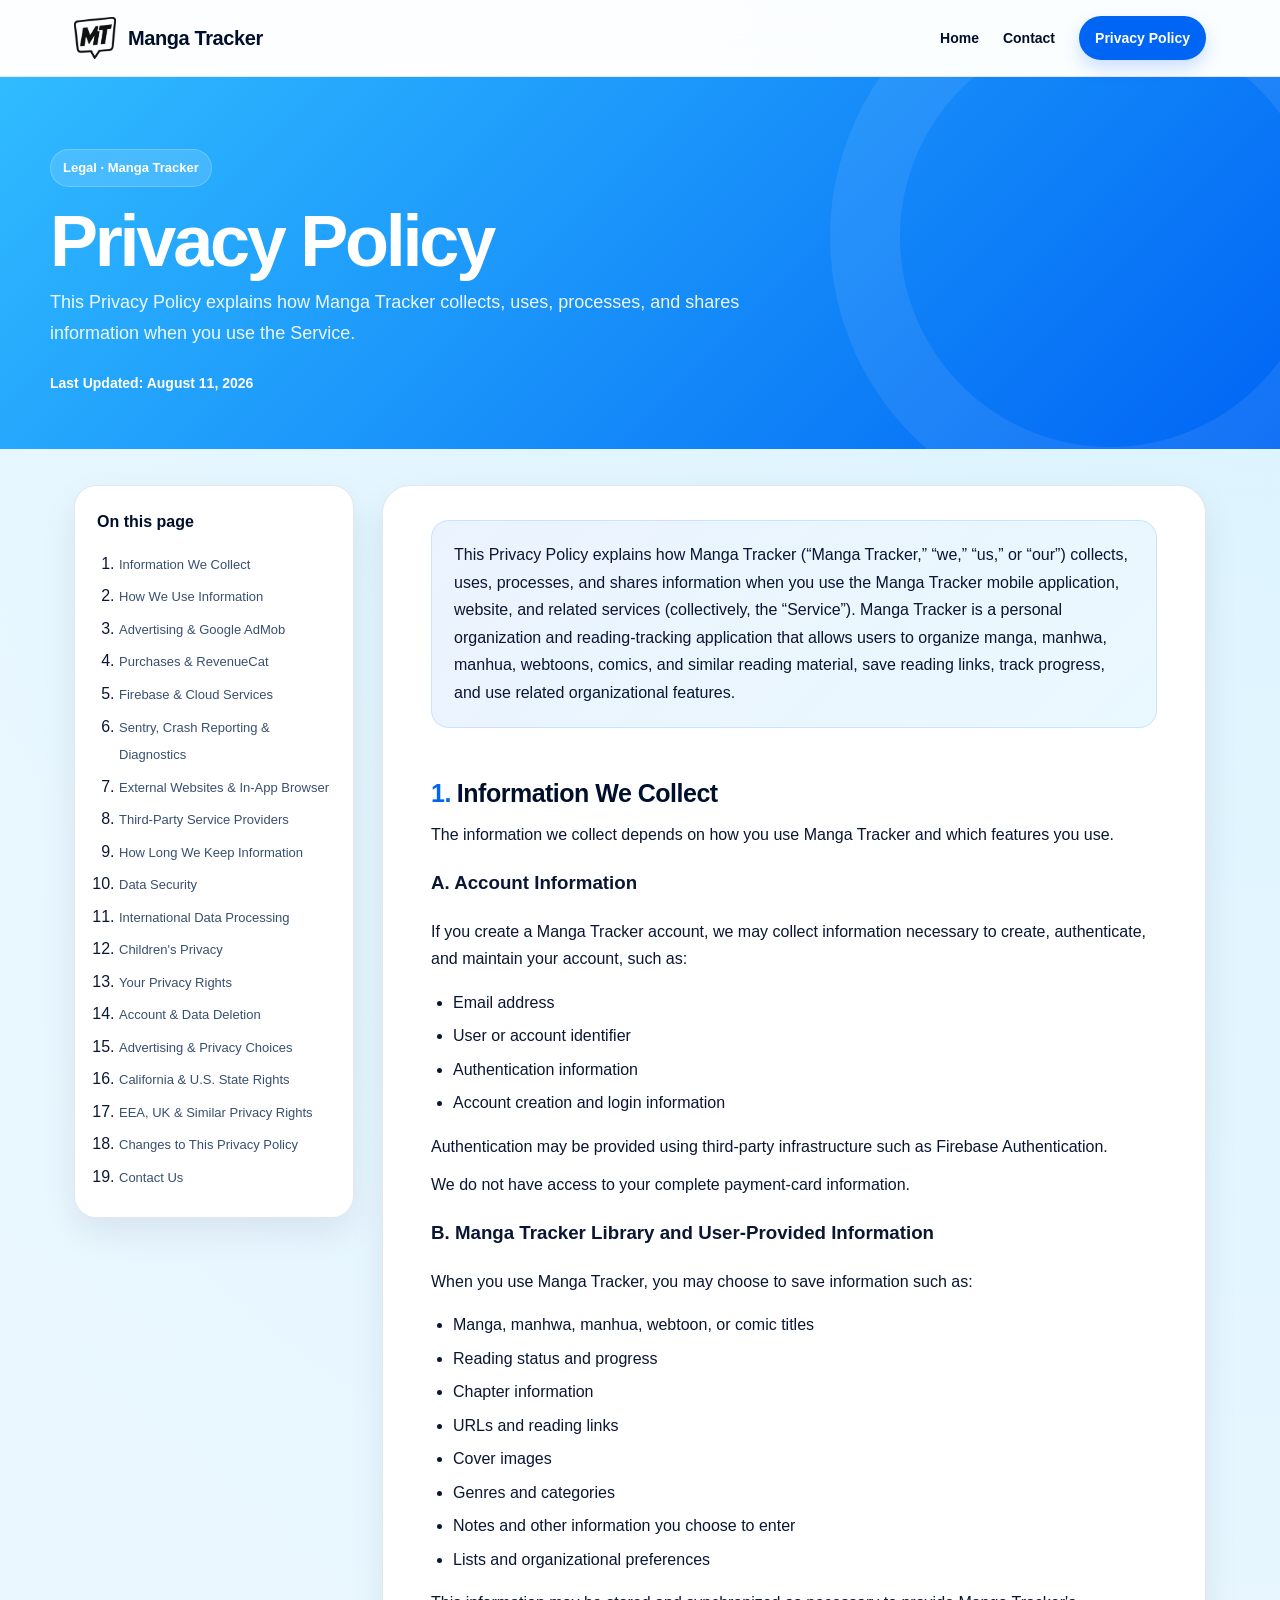
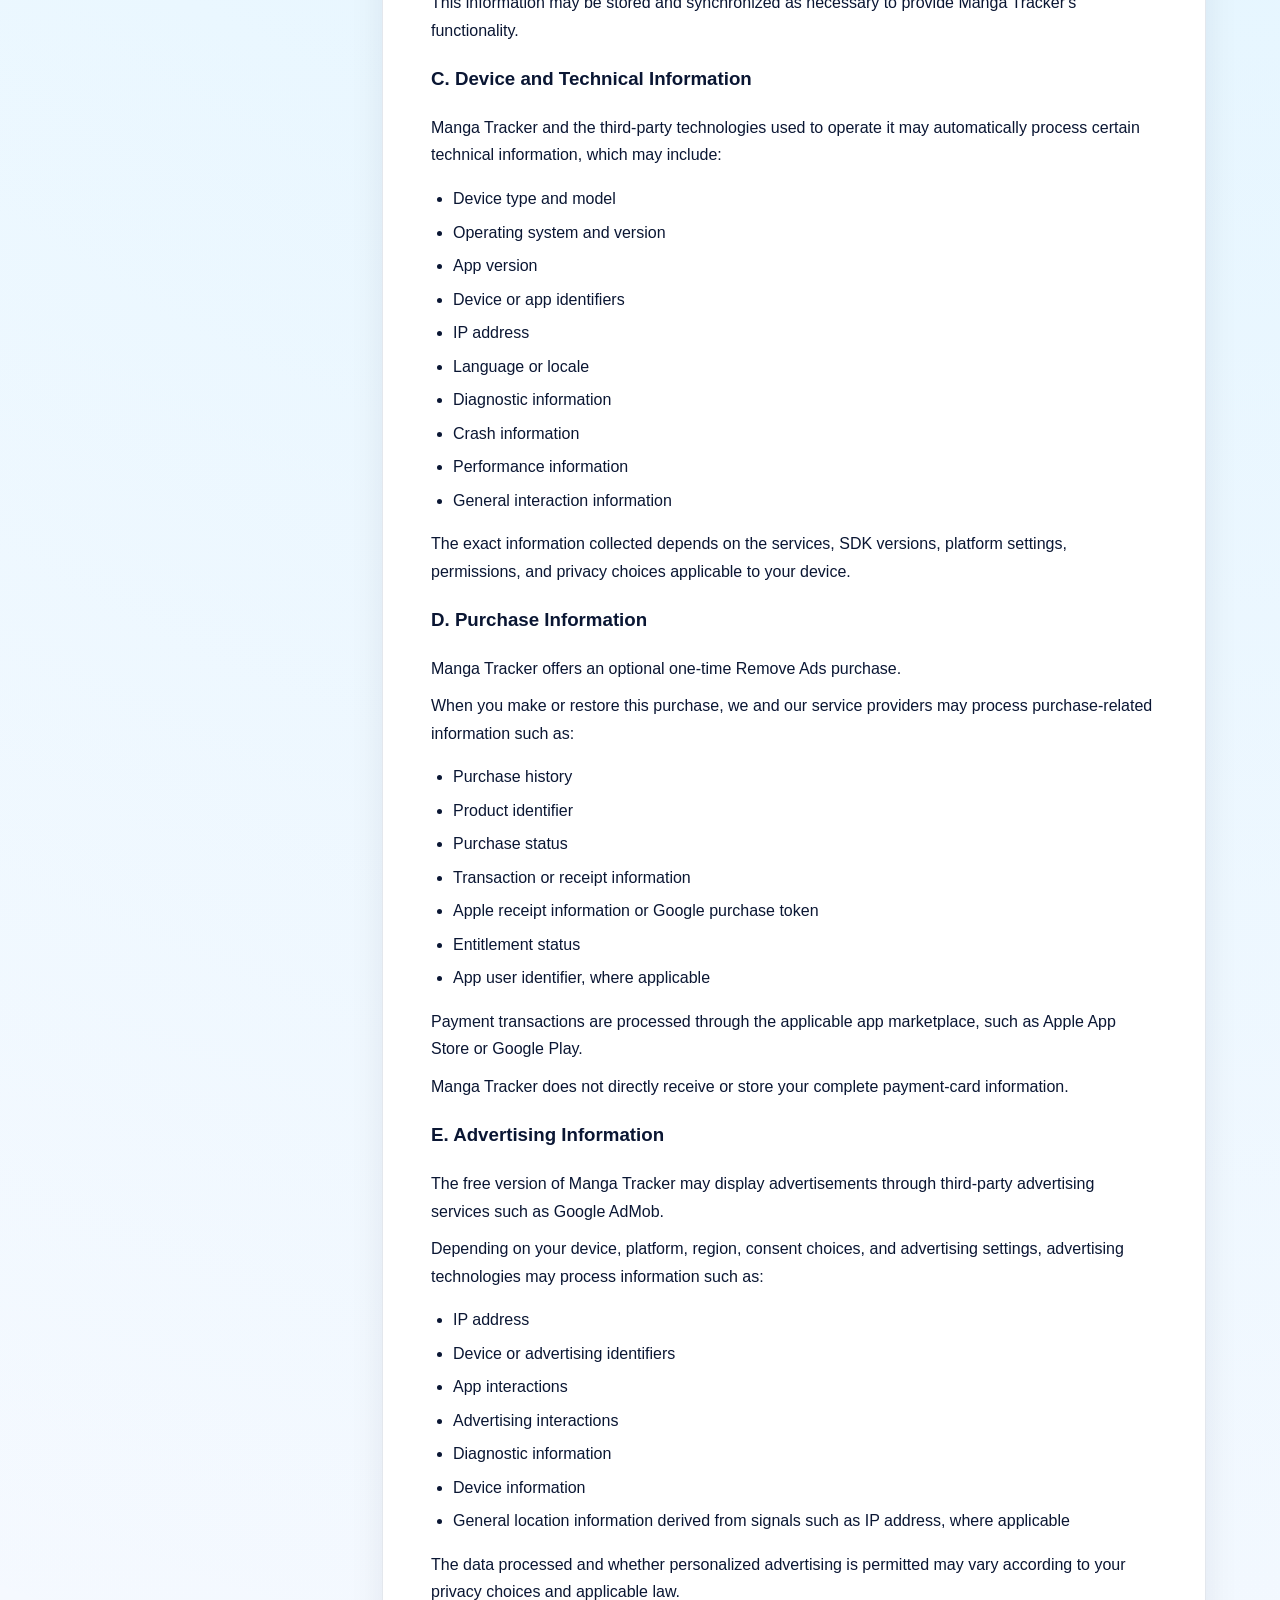
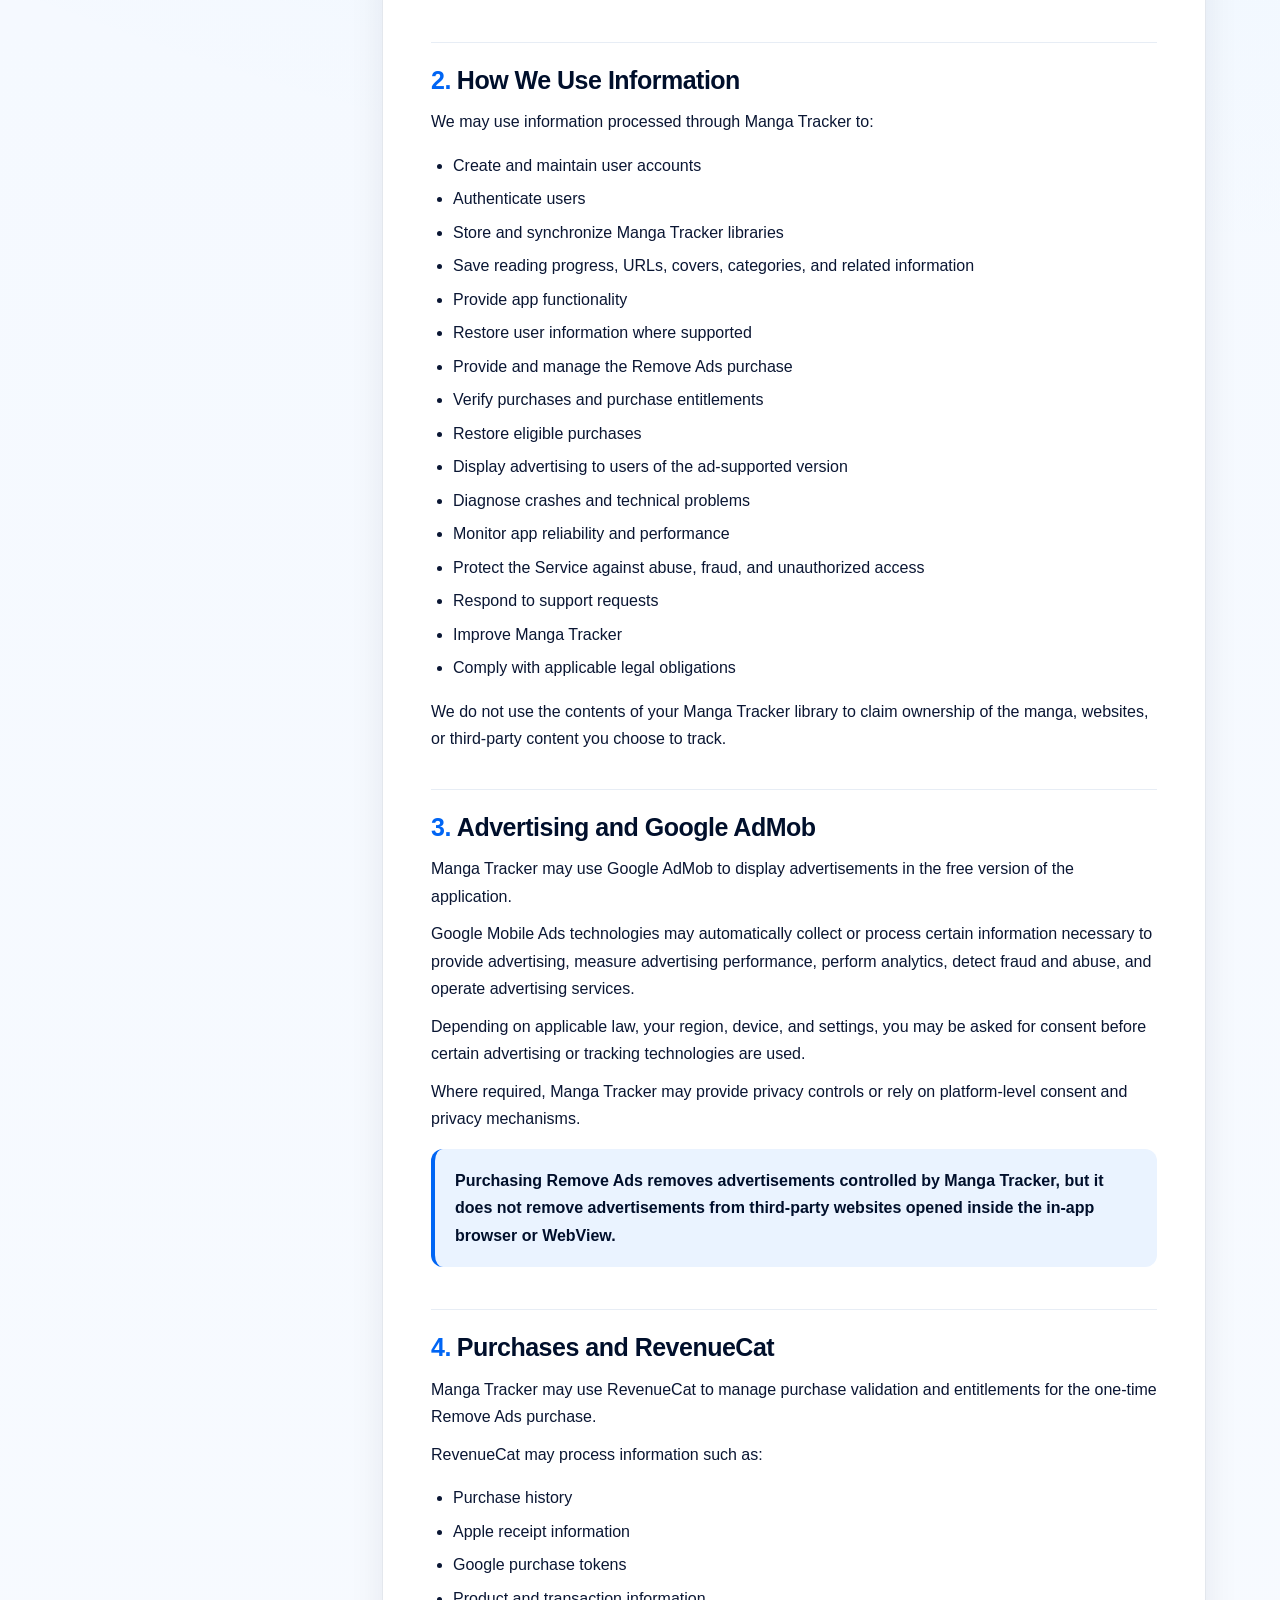
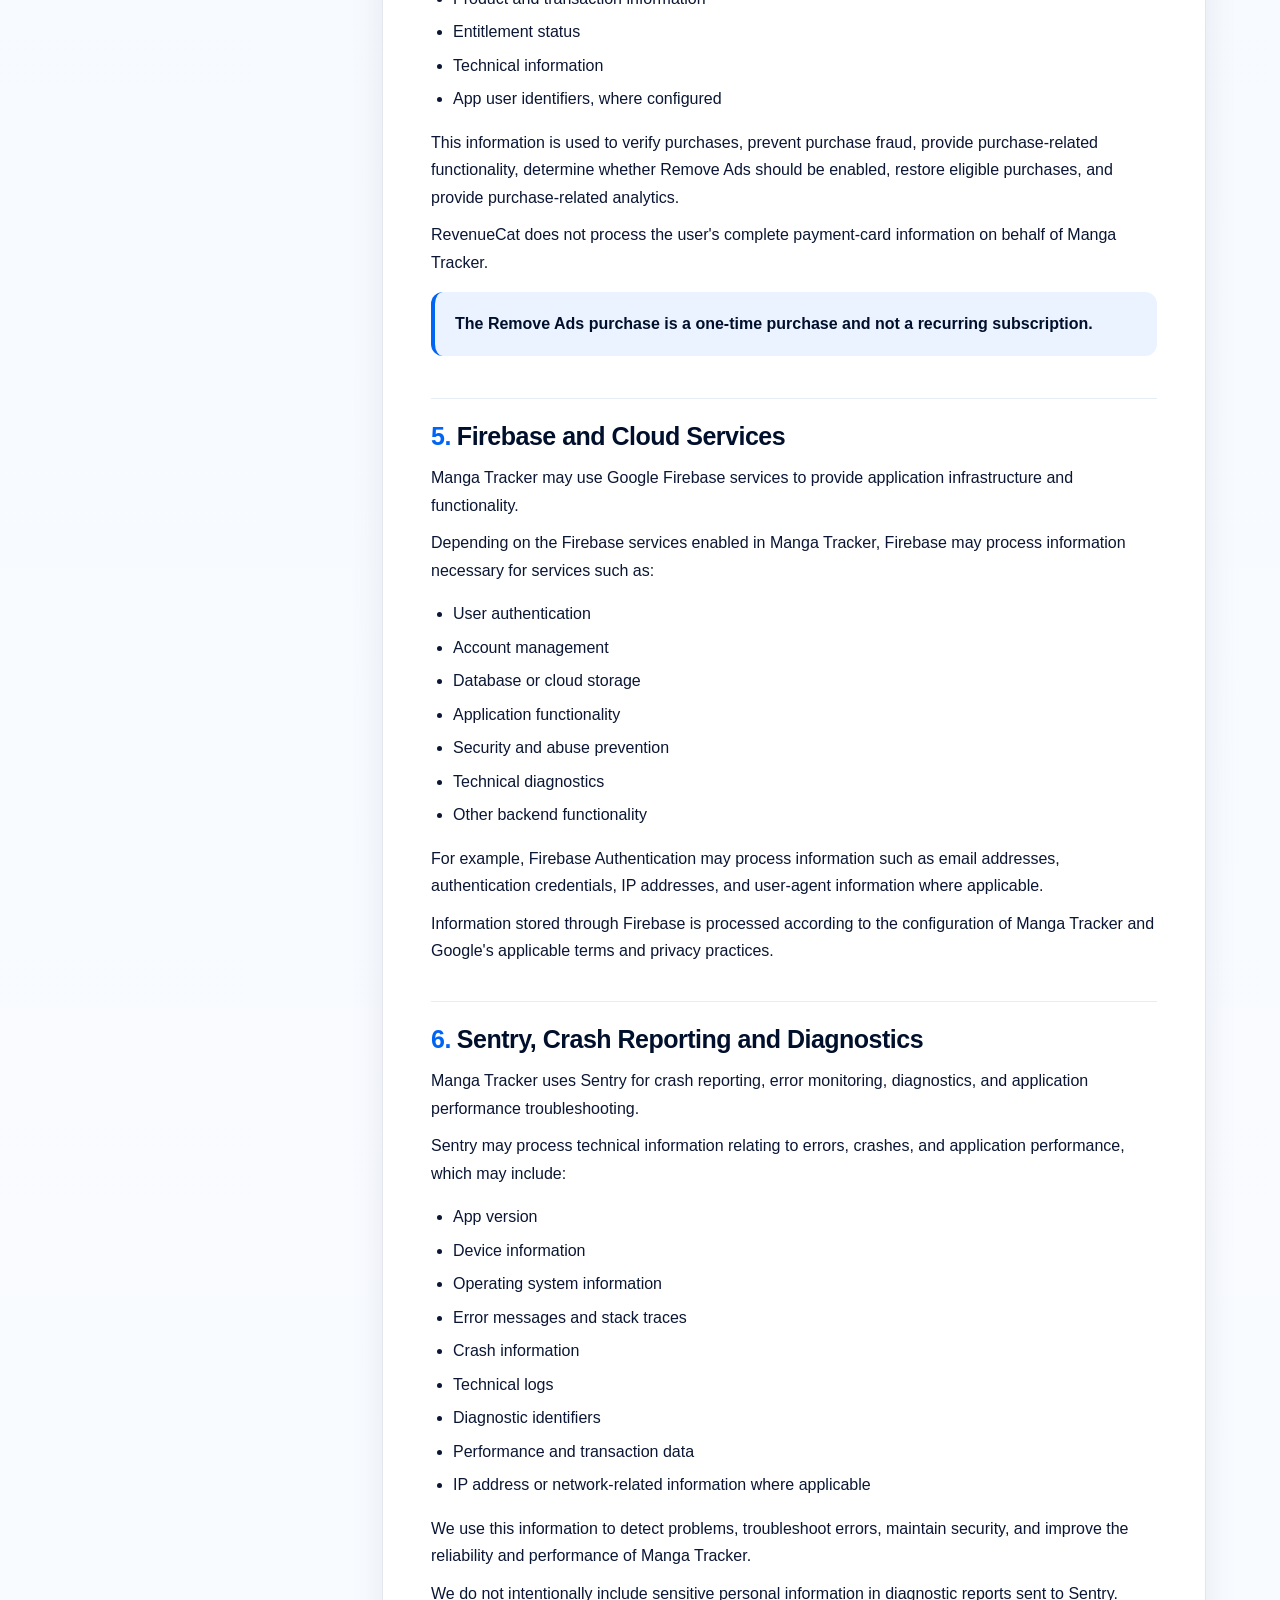
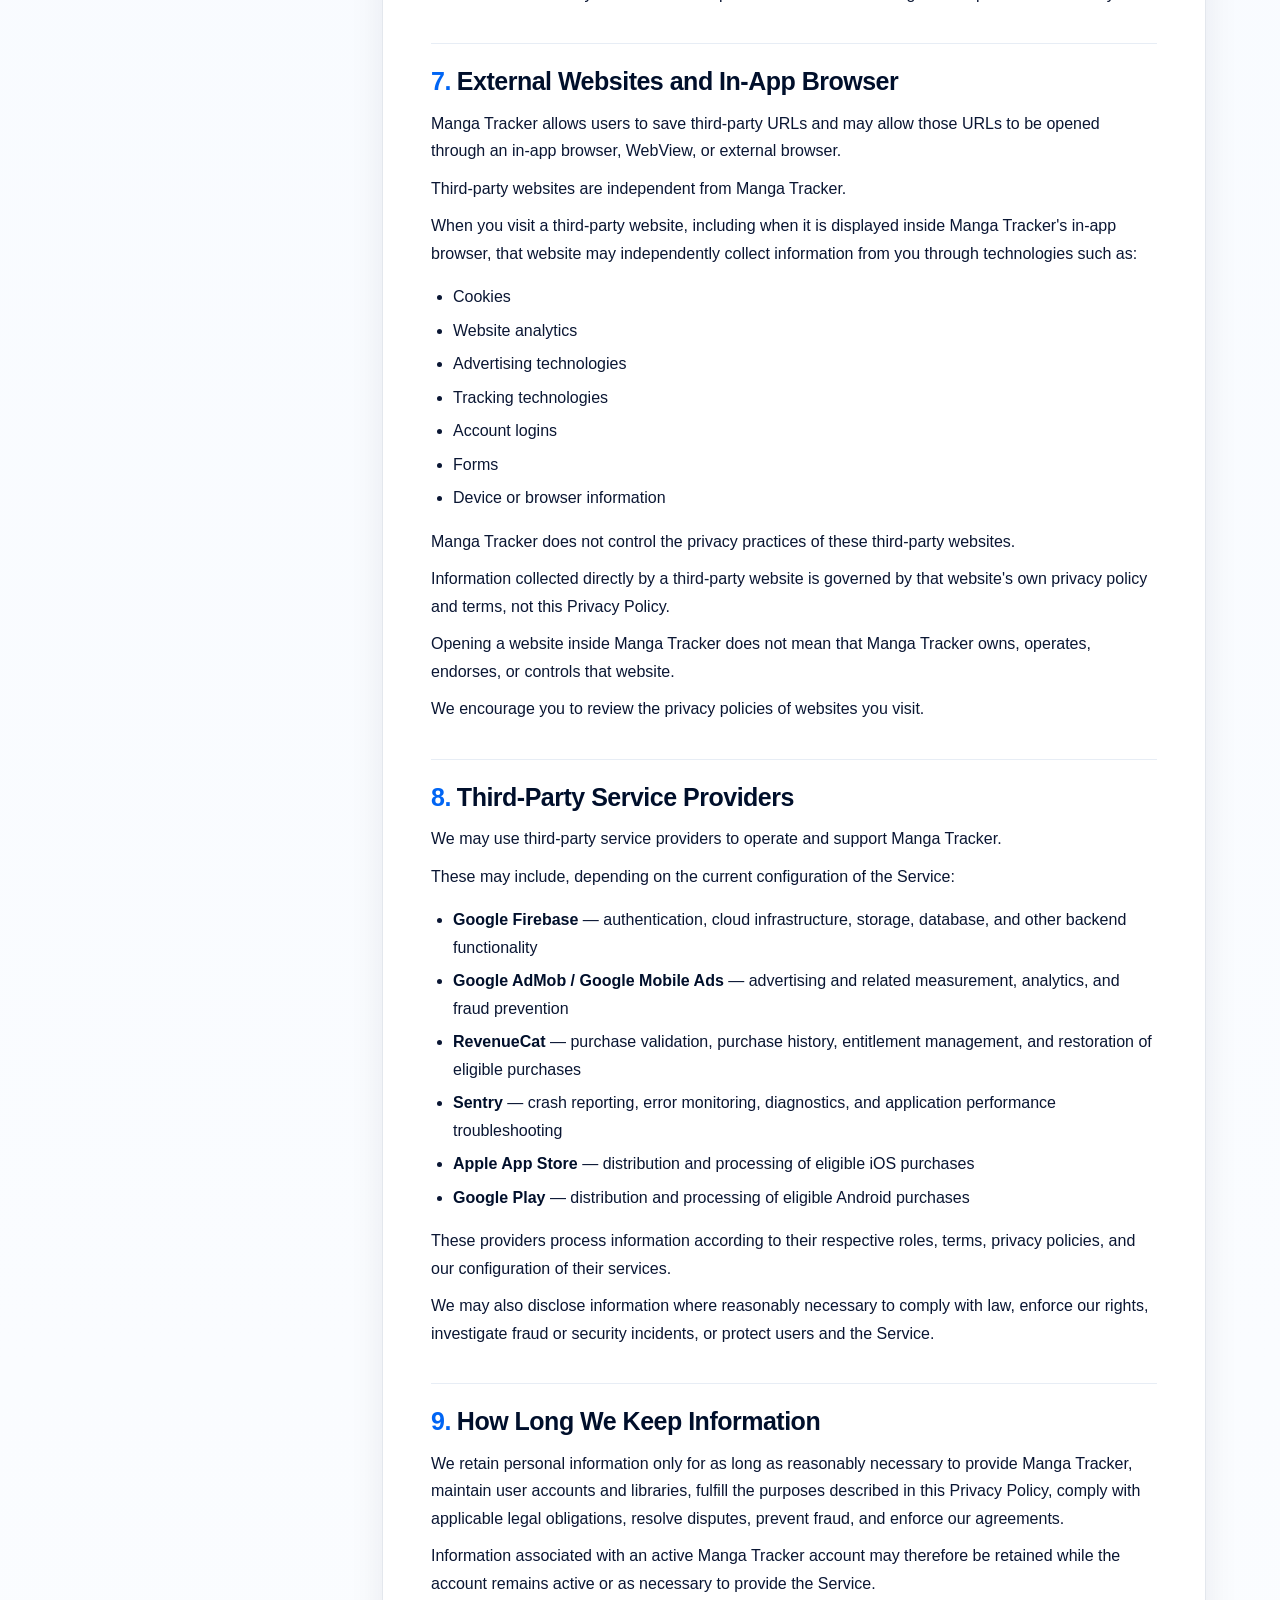
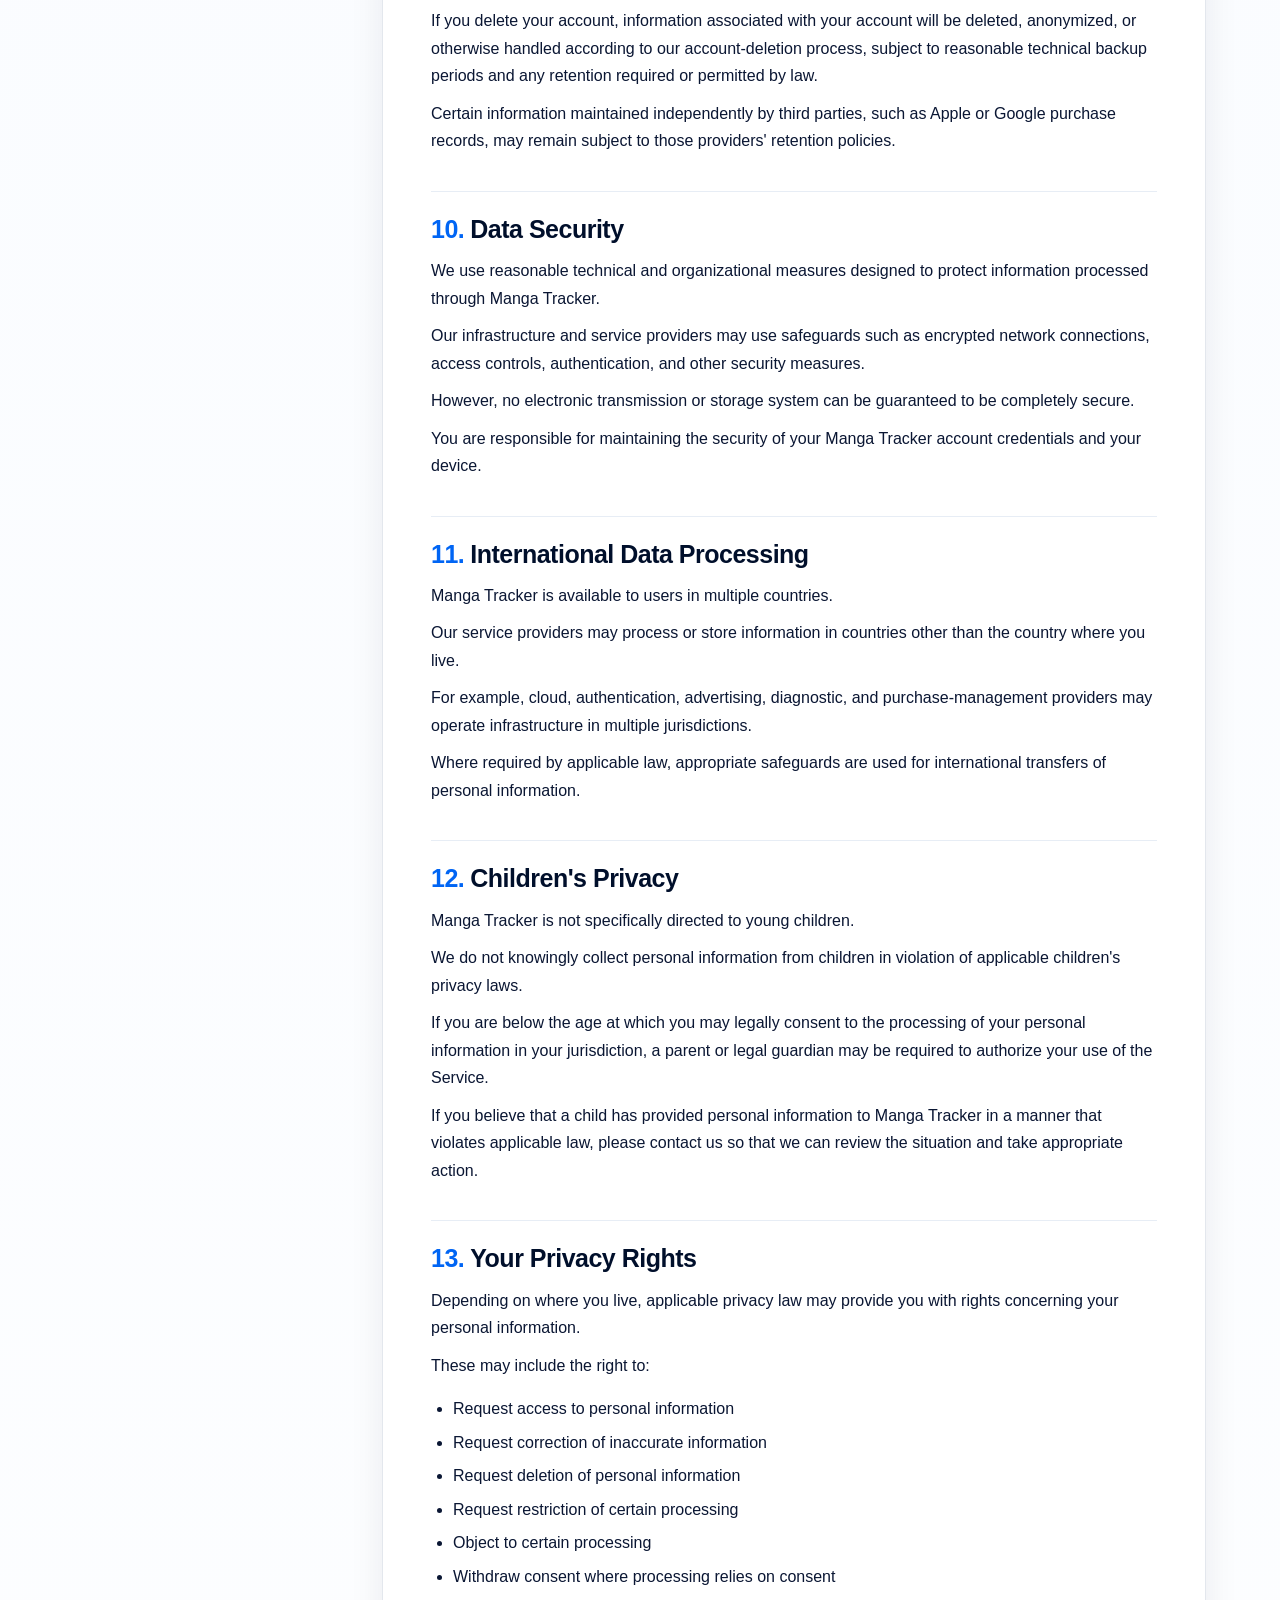
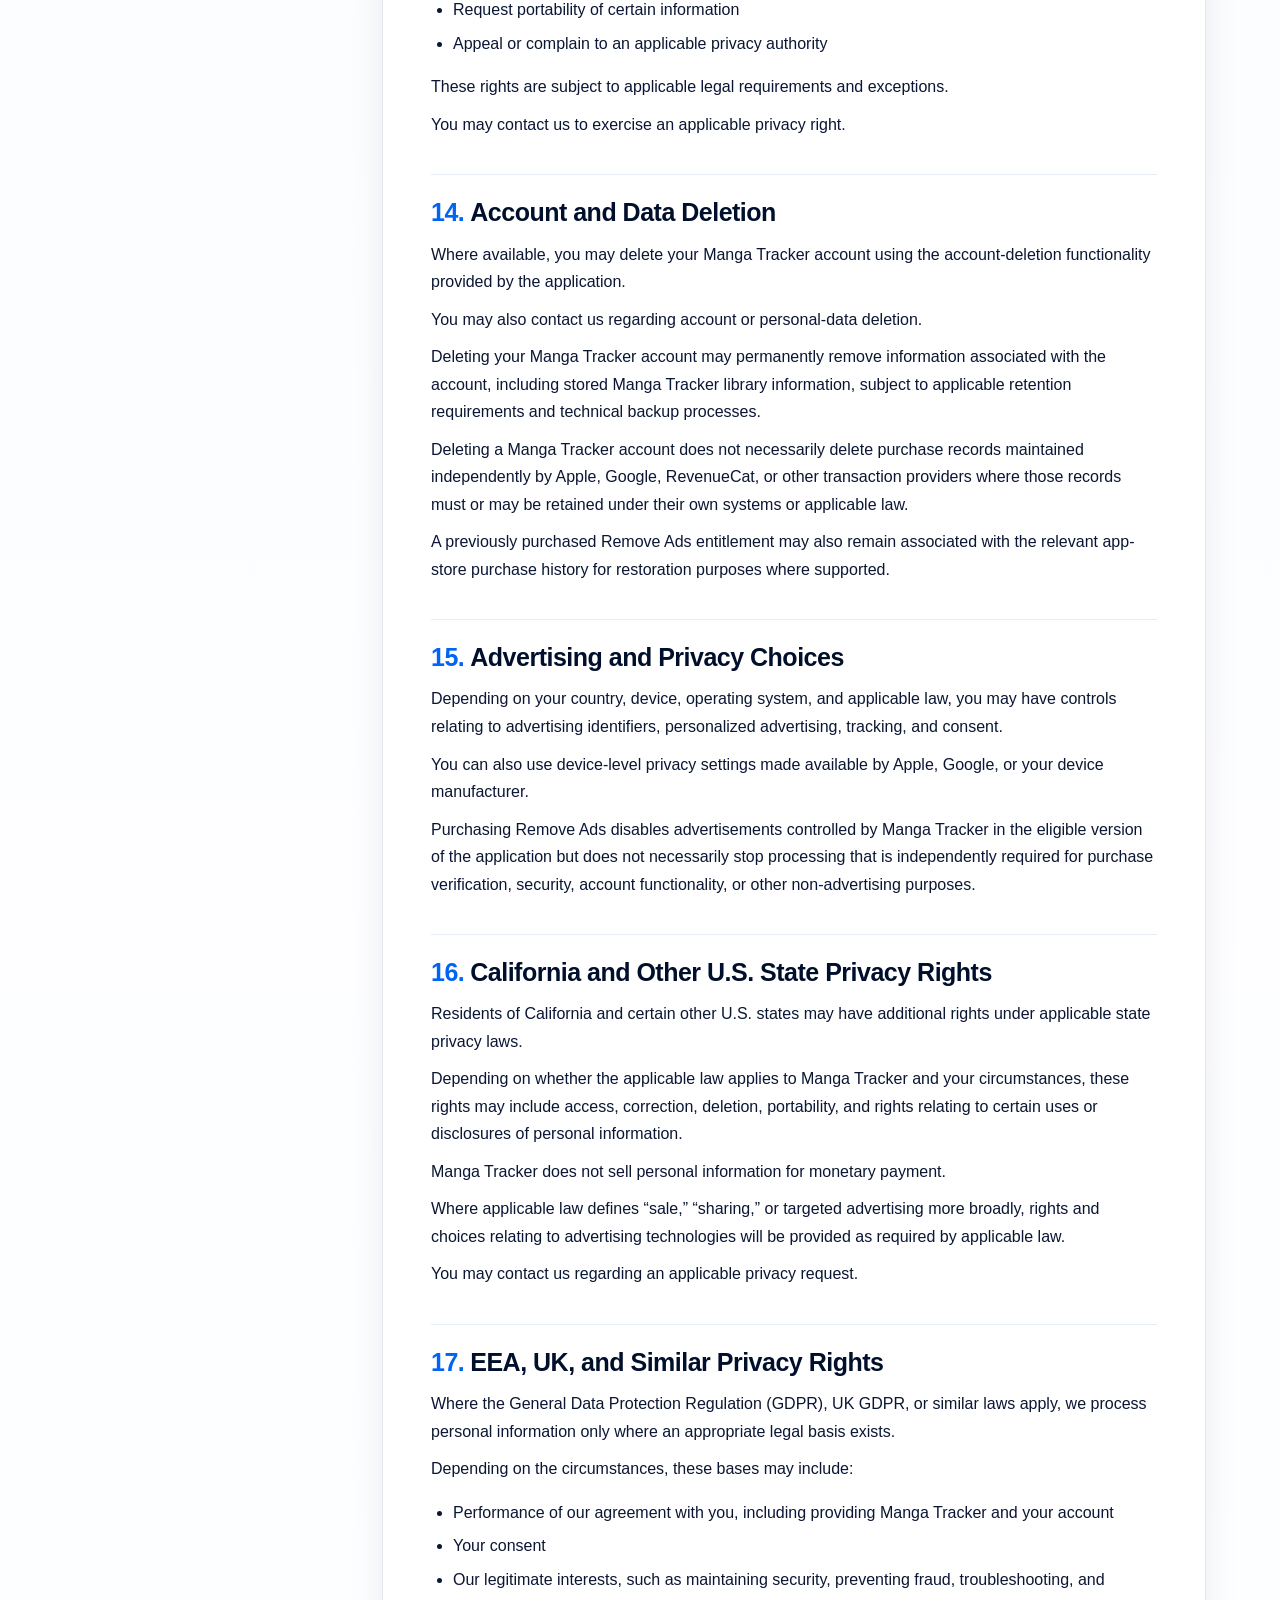
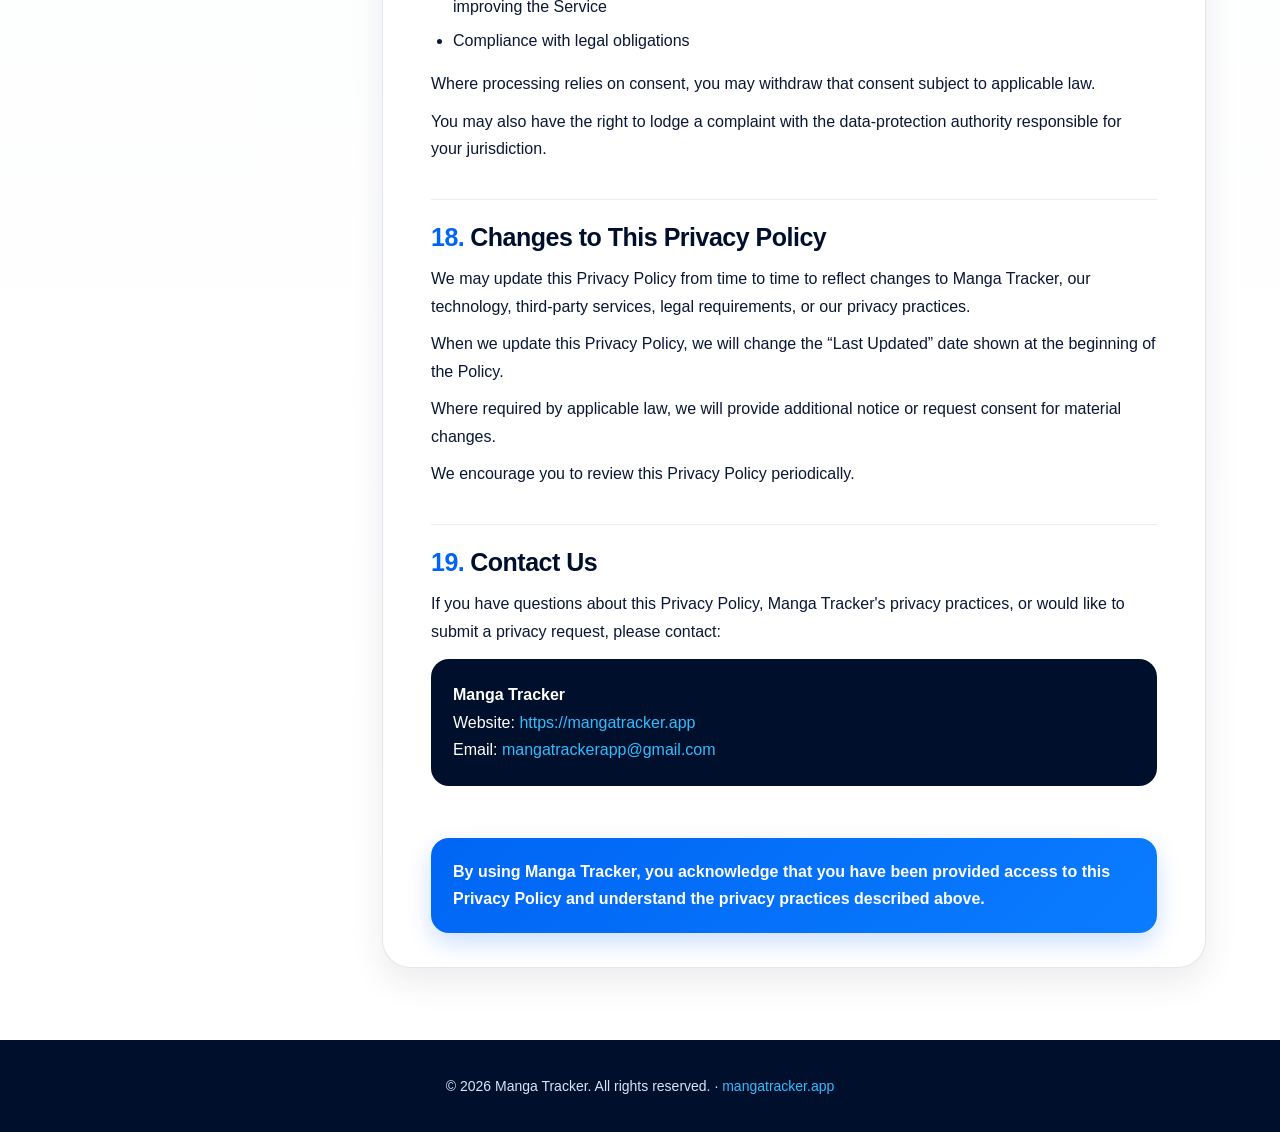
<file: privacy/index.html>
<!DOCTYPE html>
<html lang="en">
<head>
  <meta charset="UTF-8" />
  <meta name="viewport" content="width=device-width, initial-scale=1.0" />
  <meta name="description" content="Manga Tracker Privacy Policy" />
  <title>Privacy Policy | Manga Tracker</title>
  <style>
    :root{--primary:#0065F4;--primary-dark:#000F2B;--secondary:#31BDFF;--accent:#F12833;--surface:#FFFFFF;--border:#AEBACB;--text:#0A1633;--muted:#64748B;--bg:#F5F9FF;--soft:#EAF3FF;--card:#FFFFFF;--shadow:0 14px 34px rgba(0,15,43,.08);--radius:22px}
    *{box-sizing:border-box}html{scroll-behavior:smooth}body{margin:0;font-family:Inter,ui-sans-serif,-apple-system,BlinkMacSystemFont,"Segoe UI",Roboto,Helvetica,Arial,sans-serif;background:radial-gradient(circle at top right,rgba(49,189,255,.18),transparent 28%),linear-gradient(180deg,#fff 0%,var(--bg) 26%,#fff 100%);color:var(--text);line-height:1.72}a{color:var(--primary);text-decoration:none}a:hover{text-decoration:underline}
    .topbar{position:sticky;top:0;z-index:20;backdrop-filter:blur(14px);background:rgba(255,255,255,.88);border-bottom:1px solid rgba(174,186,203,.32)}.nav{max-width:1180px;margin:auto;padding:16px 24px;display:flex;align-items:center;justify-content:space-between;gap:18px}.brand{display:flex;align-items:center;gap:12px;font-weight:800;color:var(--primary-dark);letter-spacing:-.02em;font-size:20px}.brand-mark{
  width:42px;
  height:42px;
  display:grid;
  place-items:center;
  flex-shrink:0;
}

.brand-mark img{
  width:42px;
  height:42px;
  object-fit:contain;
  display:block;
}.nav-links{display:flex;gap:24px;align-items:center;font-size:14px;font-weight:600}.nav-links a{color:var(--primary-dark)}.pill{display:inline-flex;align-items:center;justify-content:center;gap:8px;padding:10px 16px;border-radius:999px;background:var(--primary);color:white!important;box-shadow:0 8px 18px rgba(0,101,244,.2)}.pill:hover{text-decoration:none;filter:brightness(.98)}
    .hero{padding:72px 24px 54px;background:linear-gradient(135deg,rgba(49,189,255,.98),rgba(0,101,244,.98)),var(--primary);color:white;position:relative;overflow:hidden}.hero:after{content:"";position:absolute;right:-110px;top:-120px;width:420px;height:420px;border-radius:50%;border:70px solid rgba(255,255,255,.08)}.hero-inner{max-width:1180px;margin:auto;position:relative;z-index:2}.eyebrow{display:inline-flex;align-items:center;gap:8px;padding:7px 12px;border-radius:999px;background:rgba(255,255,255,.14);border:1px solid rgba(255,255,255,.22);font-weight:700;font-size:13px}h1{font-size:clamp(42px,7vw,72px);margin:18px 0 10px;letter-spacing:-.045em;line-height:1}.hero p{max-width:700px;margin:0;font-size:18px;color:rgba(255,255,255,.92)}.updated{margin-top:22px;font-size:14px;font-weight:700;display:flex;align-items:center;gap:8px}
    .page{max-width:1180px;margin:auto;padding:36px 24px 72px;display:grid;grid-template-columns:280px minmax(0,1fr);gap:28px;align-items:start}.toc{position:sticky;top:88px;background:var(--surface);border:1px solid rgba(174,186,203,.34);border-radius:var(--radius);padding:22px;box-shadow:var(--shadow);max-height:calc(100vh - 112px);overflow:auto}.toc h2{margin:0 0 14px;font-size:16px;color:var(--primary-dark)}.toc ol{margin:0;padding-left:22px}.toc li{margin:5px 0}.toc a{color:#38506F;font-size:13px}.toc a:hover{color:var(--primary)}
    .content{background:var(--card);border:1px solid rgba(174,186,203,.34);border-radius:28px;box-shadow:var(--shadow);padding:34px clamp(22px,4vw,48px)}.intro{background:linear-gradient(135deg,rgba(0,101,244,.08),rgba(49,189,255,.10));border:1px solid rgba(0,101,244,.13);border-radius:18px;padding:20px 22px;margin-bottom:28px}section{scroll-margin-top:110px;padding:12px 0 26px;border-bottom:1px solid #E7EDF5}section:last-of-type{border-bottom:none}h2.section-title{margin:10px 0 12px;font-size:25px;line-height:1.25;color:var(--primary-dark);letter-spacing:-.02em}.section-number{color:var(--primary);margin-right:6px}p{margin:10px 0}ul{padding-left:22px}li{margin:6px 0}strong{color:var(--primary-dark)}.note{padding:18px 20px;border-left:4px solid var(--secondary);background:#F3FAFF;border-radius:12px;margin:16px 0}.important{padding:18px 20px;border-left:4px solid var(--primary);background:var(--soft);border-radius:12px;margin:16px 0}.contact-card{background:var(--primary-dark);color:white;border-radius:18px;padding:22px;margin-top:14px}.contact-card a{color:var(--secondary)}.agreement{margin-top:26px;background:linear-gradient(135deg,var(--primary),#0A7CFF);color:white;padding:20px 22px;border-radius:18px;box-shadow:0 10px 24px rgba(0,101,244,.2);font-weight:700}
    footer{background:var(--primary-dark);color:#D8E5F7;padding:34px 24px;text-align:center;font-size:14px}footer a{color:var(--secondary)}
    @media(max-width:900px){.page{grid-template-columns:1fr}.toc{position:relative;top:auto;max-height:none}.nav-links{display:none}}@media(max-width:600px){.nav{padding:13px 16px}.hero{padding:54px 18px 42px}.page{padding:22px 14px 52px}.content{padding:24px 18px;border-radius:20px}.toc{padding:18px;border-radius:18px}h2.section-title{font-size:22px}}
  </style>
</head>
<body>
<header class="topbar"><div class="nav"><div class="brand"><div class="brand-mark">
  <img src="/images/mt-icon.jpg" alt="Manga Tracker">
</div><span>Manga Tracker</span></div><nav class="nav-links" aria-label="Primary"><a href="https://mangatracker.app/">Home</a><a href="#contact">Contact</a><a class="pill" href="#privacy">Privacy Policy</a></nav></div></header>
<section class="hero"><div class="hero-inner"><div class="eyebrow">Legal · Manga Tracker</div><h1>Privacy Policy</h1><p>This Privacy Policy explains how Manga Tracker collects, uses, processes, and shares information when you use the Service.</p><div class="updated">Last Updated: August 11, 2026</div></div></section>
<main class="page" id="privacy">
<aside class="toc"><h2>On this page</h2><ol>
<li><a href="#information">Information We Collect</a></li><li><a href="#use">How We Use Information</a></li><li><a href="#admob">Advertising & Google AdMob</a></li><li><a href="#revenuecat">Purchases & RevenueCat</a></li><li><a href="#firebase">Firebase & Cloud Services</a></li><li><a href="#sentry">Sentry, Crash Reporting & Diagnostics</a></li><li><a href="#webview">External Websites & In-App Browser</a></li><li><a href="#providers">Third-Party Service Providers</a></li><li><a href="#retention">How Long We Keep Information</a></li><li><a href="#security">Data Security</a></li><li><a href="#international">International Data Processing</a></li><li><a href="#children">Children's Privacy</a></li><li><a href="#rights">Your Privacy Rights</a></li><li><a href="#deletion">Account & Data Deletion</a></li><li><a href="#choices">Advertising & Privacy Choices</a></li><li><a href="#us-rights">California & U.S. State Rights</a></li><li><a href="#gdpr">EEA, UK & Similar Privacy Rights</a></li><li><a href="#changes">Changes to This Privacy Policy</a></li><li><a href="#contact">Contact Us</a></li>
</ol></aside>
<article class="content">
<div class="intro">This Privacy Policy explains how Manga Tracker (“Manga Tracker,” “we,” “us,” or “our”) collects, uses, processes, and shares information when you use the Manga Tracker mobile application, website, and related services (collectively, the “Service”). Manga Tracker is a personal organization and reading-tracking application that allows users to organize manga, manhwa, manhua, webtoons, comics, and similar reading material, save reading links, track progress, and use related organizational features.</div>
<section id="information"><h2 class="section-title"><span class="section-number">1.</span>Information We Collect</h2><p>The information we collect depends on how you use Manga Tracker and which features you use.</p><h3>A. Account Information</h3><p>If you create a Manga Tracker account, we may collect information necessary to create, authenticate, and maintain your account, such as:</p><ul><li>Email address</li><li>User or account identifier</li><li>Authentication information</li><li>Account creation and login information</li></ul><p>Authentication may be provided using third-party infrastructure such as Firebase Authentication.</p><p>We do not have access to your complete payment-card information.</p><h3>B. Manga Tracker Library and User-Provided Information</h3><p>When you use Manga Tracker, you may choose to save information such as:</p><ul><li>Manga, manhwa, manhua, webtoon, or comic titles</li><li>Reading status and progress</li><li>Chapter information</li><li>URLs and reading links</li><li>Cover images</li><li>Genres and categories</li><li>Notes and other information you choose to enter</li><li>Lists and organizational preferences</li></ul><p>This information may be stored and synchronized as necessary to provide Manga Tracker's functionality.</p><h3>C. Device and Technical Information</h3><p>Manga Tracker and the third-party technologies used to operate it may automatically process certain technical information, which may include:</p><ul><li>Device type and model</li><li>Operating system and version</li><li>App version</li><li>Device or app identifiers</li><li>IP address</li><li>Language or locale</li><li>Diagnostic information</li><li>Crash information</li><li>Performance information</li><li>General interaction information</li></ul><p>The exact information collected depends on the services, SDK versions, platform settings, permissions, and privacy choices applicable to your device.</p><h3>D. Purchase Information</h3><p>Manga Tracker offers an optional one-time Remove Ads purchase.</p><p>When you make or restore this purchase, we and our service providers may process purchase-related information such as:</p><ul><li>Purchase history</li><li>Product identifier</li><li>Purchase status</li><li>Transaction or receipt information</li><li>Apple receipt information or Google purchase token</li><li>Entitlement status</li><li>App user identifier, where applicable</li></ul><p>Payment transactions are processed through the applicable app marketplace, such as Apple App Store or Google Play.</p><p>Manga Tracker does not directly receive or store your complete payment-card information.</p><h3>E. Advertising Information</h3><p>The free version of Manga Tracker may display advertisements through third-party advertising services such as Google AdMob.</p><p>Depending on your device, platform, region, consent choices, and advertising settings, advertising technologies may process information such as:</p><ul><li>IP address</li><li>Device or advertising identifiers</li><li>App interactions</li><li>Advertising interactions</li><li>Diagnostic information</li><li>Device information</li><li>General location information derived from signals such as IP address, where applicable</li></ul><p>The data processed and whether personalized advertising is permitted may vary according to your privacy choices and applicable law.</p></section>
<section id="use"><h2 class="section-title"><span class="section-number">2.</span>How We Use Information</h2><p>We may use information processed through Manga Tracker to:</p><ul><li>Create and maintain user accounts</li><li>Authenticate users</li><li>Store and synchronize Manga Tracker libraries</li><li>Save reading progress, URLs, covers, categories, and related information</li><li>Provide app functionality</li><li>Restore user information where supported</li><li>Provide and manage the Remove Ads purchase</li><li>Verify purchases and purchase entitlements</li><li>Restore eligible purchases</li><li>Display advertising to users of the ad-supported version</li><li>Diagnose crashes and technical problems</li><li>Monitor app reliability and performance</li><li>Protect the Service against abuse, fraud, and unauthorized access</li><li>Respond to support requests</li><li>Improve Manga Tracker</li><li>Comply with applicable legal obligations</li></ul><p>We do not use the contents of your Manga Tracker library to claim ownership of the manga, websites, or third-party content you choose to track.</p></section>
<section id="admob"><h2 class="section-title"><span class="section-number">3.</span>Advertising and Google AdMob</h2><p>Manga Tracker may use Google AdMob to display advertisements in the free version of the application.</p><p>Google Mobile Ads technologies may automatically collect or process certain information necessary to provide advertising, measure advertising performance, perform analytics, detect fraud and abuse, and operate advertising services.</p><p>Depending on applicable law, your region, device, and settings, you may be asked for consent before certain advertising or tracking technologies are used.</p><p>Where required, Manga Tracker may provide privacy controls or rely on platform-level consent and privacy mechanisms.</p><div class="important"><strong>Purchasing Remove Ads removes advertisements controlled by Manga Tracker, but it does not remove advertisements from third-party websites opened inside the in-app browser or WebView.</strong></div></section>
<section id="revenuecat"><h2 class="section-title"><span class="section-number">4.</span>Purchases and RevenueCat</h2><p>Manga Tracker may use RevenueCat to manage purchase validation and entitlements for the one-time Remove Ads purchase.</p><p>RevenueCat may process information such as:</p><ul><li>Purchase history</li><li>Apple receipt information</li><li>Google purchase tokens</li><li>Product and transaction information</li><li>Entitlement status</li><li>Technical information</li><li>App user identifiers, where configured</li></ul><p>This information is used to verify purchases, prevent purchase fraud, provide purchase-related functionality, determine whether Remove Ads should be enabled, restore eligible purchases, and provide purchase-related analytics.</p><p>RevenueCat does not process the user's complete payment-card information on behalf of Manga Tracker.</p><div class="important"><strong>The Remove Ads purchase is a one-time purchase and not a recurring subscription.</strong></div></section>
<section id="firebase"><h2 class="section-title"><span class="section-number">5.</span>Firebase and Cloud Services</h2><p>Manga Tracker may use Google Firebase services to provide application infrastructure and functionality.</p><p>Depending on the Firebase services enabled in Manga Tracker, Firebase may process information necessary for services such as:</p><ul><li>User authentication</li><li>Account management</li><li>Database or cloud storage</li><li>Application functionality</li><li>Security and abuse prevention</li><li>Technical diagnostics</li><li>Other backend functionality</li></ul><p>For example, Firebase Authentication may process information such as email addresses, authentication credentials, IP addresses, and user-agent information where applicable.</p><p>Information stored through Firebase is processed according to the configuration of Manga Tracker and Google's applicable terms and privacy practices.</p></section>
<section id="sentry"><h2 class="section-title"><span class="section-number">6.</span>Sentry, Crash Reporting and Diagnostics</h2><p>Manga Tracker uses Sentry for crash reporting, error monitoring, diagnostics, and application performance troubleshooting.</p><p>Sentry may process technical information relating to errors, crashes, and application performance, which may include:</p><ul><li>App version</li><li>Device information</li><li>Operating system information</li><li>Error messages and stack traces</li><li>Crash information</li><li>Technical logs</li><li>Diagnostic identifiers</li><li>Performance and transaction data</li><li>IP address or network-related information where applicable</li></ul><p>We use this information to detect problems, troubleshoot errors, maintain security, and improve the reliability and performance of Manga Tracker.</p><p>We do not intentionally include sensitive personal information in diagnostic reports sent to Sentry.</p></section>
<section id="webview"><h2 class="section-title"><span class="section-number">7.</span>External Websites and In-App Browser</h2><p>Manga Tracker allows users to save third-party URLs and may allow those URLs to be opened through an in-app browser, WebView, or external browser.</p><p>Third-party websites are independent from Manga Tracker.</p><p>When you visit a third-party website, including when it is displayed inside Manga Tracker's in-app browser, that website may independently collect information from you through technologies such as:</p><ul><li>Cookies</li><li>Website analytics</li><li>Advertising technologies</li><li>Tracking technologies</li><li>Account logins</li><li>Forms</li><li>Device or browser information</li></ul><p>Manga Tracker does not control the privacy practices of these third-party websites.</p><p>Information collected directly by a third-party website is governed by that website's own privacy policy and terms, not this Privacy Policy.</p><p>Opening a website inside Manga Tracker does not mean that Manga Tracker owns, operates, endorses, or controls that website.</p><p>We encourage you to review the privacy policies of websites you visit.</p></section>
<section id="providers"><h2 class="section-title"><span class="section-number">8.</span>Third-Party Service Providers</h2><p>We may use third-party service providers to operate and support Manga Tracker.</p><p>These may include, depending on the current configuration of the Service:</p><ul><li><strong>Google Firebase</strong> — authentication, cloud infrastructure, storage, database, and other backend functionality</li><li><strong>Google AdMob / Google Mobile Ads</strong> — advertising and related measurement, analytics, and fraud prevention</li><li><strong>RevenueCat</strong> — purchase validation, purchase history, entitlement management, and restoration of eligible purchases</li><li><strong>Sentry</strong> — crash reporting, error monitoring, diagnostics, and application performance troubleshooting</li><li><strong>Apple App Store</strong> — distribution and processing of eligible iOS purchases</li><li><strong>Google Play</strong> — distribution and processing of eligible Android purchases</li></ul><p>These providers process information according to their respective roles, terms, privacy policies, and our configuration of their services.</p><p>We may also disclose information where reasonably necessary to comply with law, enforce our rights, investigate fraud or security incidents, or protect users and the Service.</p></section>
<section id="retention"><h2 class="section-title"><span class="section-number">9.</span>How Long We Keep Information</h2><p>We retain personal information only for as long as reasonably necessary to provide Manga Tracker, maintain user accounts and libraries, fulfill the purposes described in this Privacy Policy, comply with applicable legal obligations, resolve disputes, prevent fraud, and enforce our agreements.</p><p>Information associated with an active Manga Tracker account may therefore be retained while the account remains active or as necessary to provide the Service.</p><p>If you delete your account, information associated with your account will be deleted, anonymized, or otherwise handled according to our account-deletion process, subject to reasonable technical backup periods and any retention required or permitted by law.</p><p>Certain information maintained independently by third parties, such as Apple or Google purchase records, may remain subject to those providers' retention policies.</p></section>
<section id="security"><h2 class="section-title"><span class="section-number">10.</span>Data Security</h2><p>We use reasonable technical and organizational measures designed to protect information processed through Manga Tracker.</p><p>Our infrastructure and service providers may use safeguards such as encrypted network connections, access controls, authentication, and other security measures.</p><p>However, no electronic transmission or storage system can be guaranteed to be completely secure.</p><p>You are responsible for maintaining the security of your Manga Tracker account credentials and your device.</p></section>
<section id="international"><h2 class="section-title"><span class="section-number">11.</span>International Data Processing</h2><p>Manga Tracker is available to users in multiple countries.</p><p>Our service providers may process or store information in countries other than the country where you live.</p><p>For example, cloud, authentication, advertising, diagnostic, and purchase-management providers may operate infrastructure in multiple jurisdictions.</p><p>Where required by applicable law, appropriate safeguards are used for international transfers of personal information.</p></section>
<section id="children"><h2 class="section-title"><span class="section-number">12.</span>Children's Privacy</h2><p>Manga Tracker is not specifically directed to young children.</p><p>We do not knowingly collect personal information from children in violation of applicable children's privacy laws.</p><p>If you are below the age at which you may legally consent to the processing of your personal information in your jurisdiction, a parent or legal guardian may be required to authorize your use of the Service.</p><p>If you believe that a child has provided personal information to Manga Tracker in a manner that violates applicable law, please contact us so that we can review the situation and take appropriate action.</p></section>
<section id="rights"><h2 class="section-title"><span class="section-number">13.</span>Your Privacy Rights</h2><p>Depending on where you live, applicable privacy law may provide you with rights concerning your personal information.</p><p>These may include the right to:</p><ul><li>Request access to personal information</li><li>Request correction of inaccurate information</li><li>Request deletion of personal information</li><li>Request restriction of certain processing</li><li>Object to certain processing</li><li>Withdraw consent where processing relies on consent</li><li>Request portability of certain information</li><li>Appeal or complain to an applicable privacy authority</li></ul><p>These rights are subject to applicable legal requirements and exceptions.</p><p>You may contact us to exercise an applicable privacy right.</p></section>
<section id="deletion"><h2 class="section-title"><span class="section-number">14.</span>Account and Data Deletion</h2><p>Where available, you may delete your Manga Tracker account using the account-deletion functionality provided by the application.</p><p>You may also contact us regarding account or personal-data deletion.</p><p>Deleting your Manga Tracker account may permanently remove information associated with the account, including stored Manga Tracker library information, subject to applicable retention requirements and technical backup processes.</p><p>Deleting a Manga Tracker account does not necessarily delete purchase records maintained independently by Apple, Google, RevenueCat, or other transaction providers where those records must or may be retained under their own systems or applicable law.</p><p>A previously purchased Remove Ads entitlement may also remain associated with the relevant app-store purchase history for restoration purposes where supported.</p></section>
<section id="choices"><h2 class="section-title"><span class="section-number">15.</span>Advertising and Privacy Choices</h2><p>Depending on your country, device, operating system, and applicable law, you may have controls relating to advertising identifiers, personalized advertising, tracking, and consent.</p><p>You can also use device-level privacy settings made available by Apple, Google, or your device manufacturer.</p><p>Purchasing Remove Ads disables advertisements controlled by Manga Tracker in the eligible version of the application but does not necessarily stop processing that is independently required for purchase verification, security, account functionality, or other non-advertising purposes.</p></section>
<section id="us-rights"><h2 class="section-title"><span class="section-number">16.</span>California and Other U.S. State Privacy Rights</h2><p>Residents of California and certain other U.S. states may have additional rights under applicable state privacy laws.</p><p>Depending on whether the applicable law applies to Manga Tracker and your circumstances, these rights may include access, correction, deletion, portability, and rights relating to certain uses or disclosures of personal information.</p><p>Manga Tracker does not sell personal information for monetary payment.</p><p>Where applicable law defines “sale,” “sharing,” or targeted advertising more broadly, rights and choices relating to advertising technologies will be provided as required by applicable law.</p><p>You may contact us regarding an applicable privacy request.</p></section>
<section id="gdpr"><h2 class="section-title"><span class="section-number">17.</span>EEA, UK, and Similar Privacy Rights</h2><p>Where the General Data Protection Regulation (GDPR), UK GDPR, or similar laws apply, we process personal information only where an appropriate legal basis exists.</p><p>Depending on the circumstances, these bases may include:</p><ul><li>Performance of our agreement with you, including providing Manga Tracker and your account</li><li>Your consent</li><li>Our legitimate interests, such as maintaining security, preventing fraud, troubleshooting, and improving the Service</li><li>Compliance with legal obligations</li></ul><p>Where processing relies on consent, you may withdraw that consent subject to applicable law.</p><p>You may also have the right to lodge a complaint with the data-protection authority responsible for your jurisdiction.</p></section>
<section id="changes"><h2 class="section-title"><span class="section-number">18.</span>Changes to This Privacy Policy</h2><p>We may update this Privacy Policy from time to time to reflect changes to Manga Tracker, our technology, third-party services, legal requirements, or our privacy practices.</p><p>When we update this Privacy Policy, we will change the “Last Updated” date shown at the beginning of the Policy.</p><p>Where required by applicable law, we will provide additional notice or request consent for material changes.</p><p>We encourage you to review this Privacy Policy periodically.</p></section>
<section id="contact"><h2 class="section-title"><span class="section-number">19.</span>Contact Us</h2><p>If you have questions about this Privacy Policy, Manga Tracker's privacy practices, or would like to submit a privacy request, please contact:</p><div class="contact-card"><strong style="color:white">Manga Tracker</strong><br/>Website: <a href="https://mangatracker.app/">https://mangatracker.app</a><br/>Email: <a href="mailto:mangatrackerapp@gmail.com">mangatrackerapp@gmail.com</a></div></section>
<div class="agreement">By using Manga Tracker, you acknowledge that you have been provided access to this Privacy Policy and understand the privacy practices described above.</div>
</article></main>
<footer>© 2026 Manga Tracker. All rights reserved. · <a href="https://mangatracker.app/">mangatracker.app</a></footer>
</body></html>
</file>
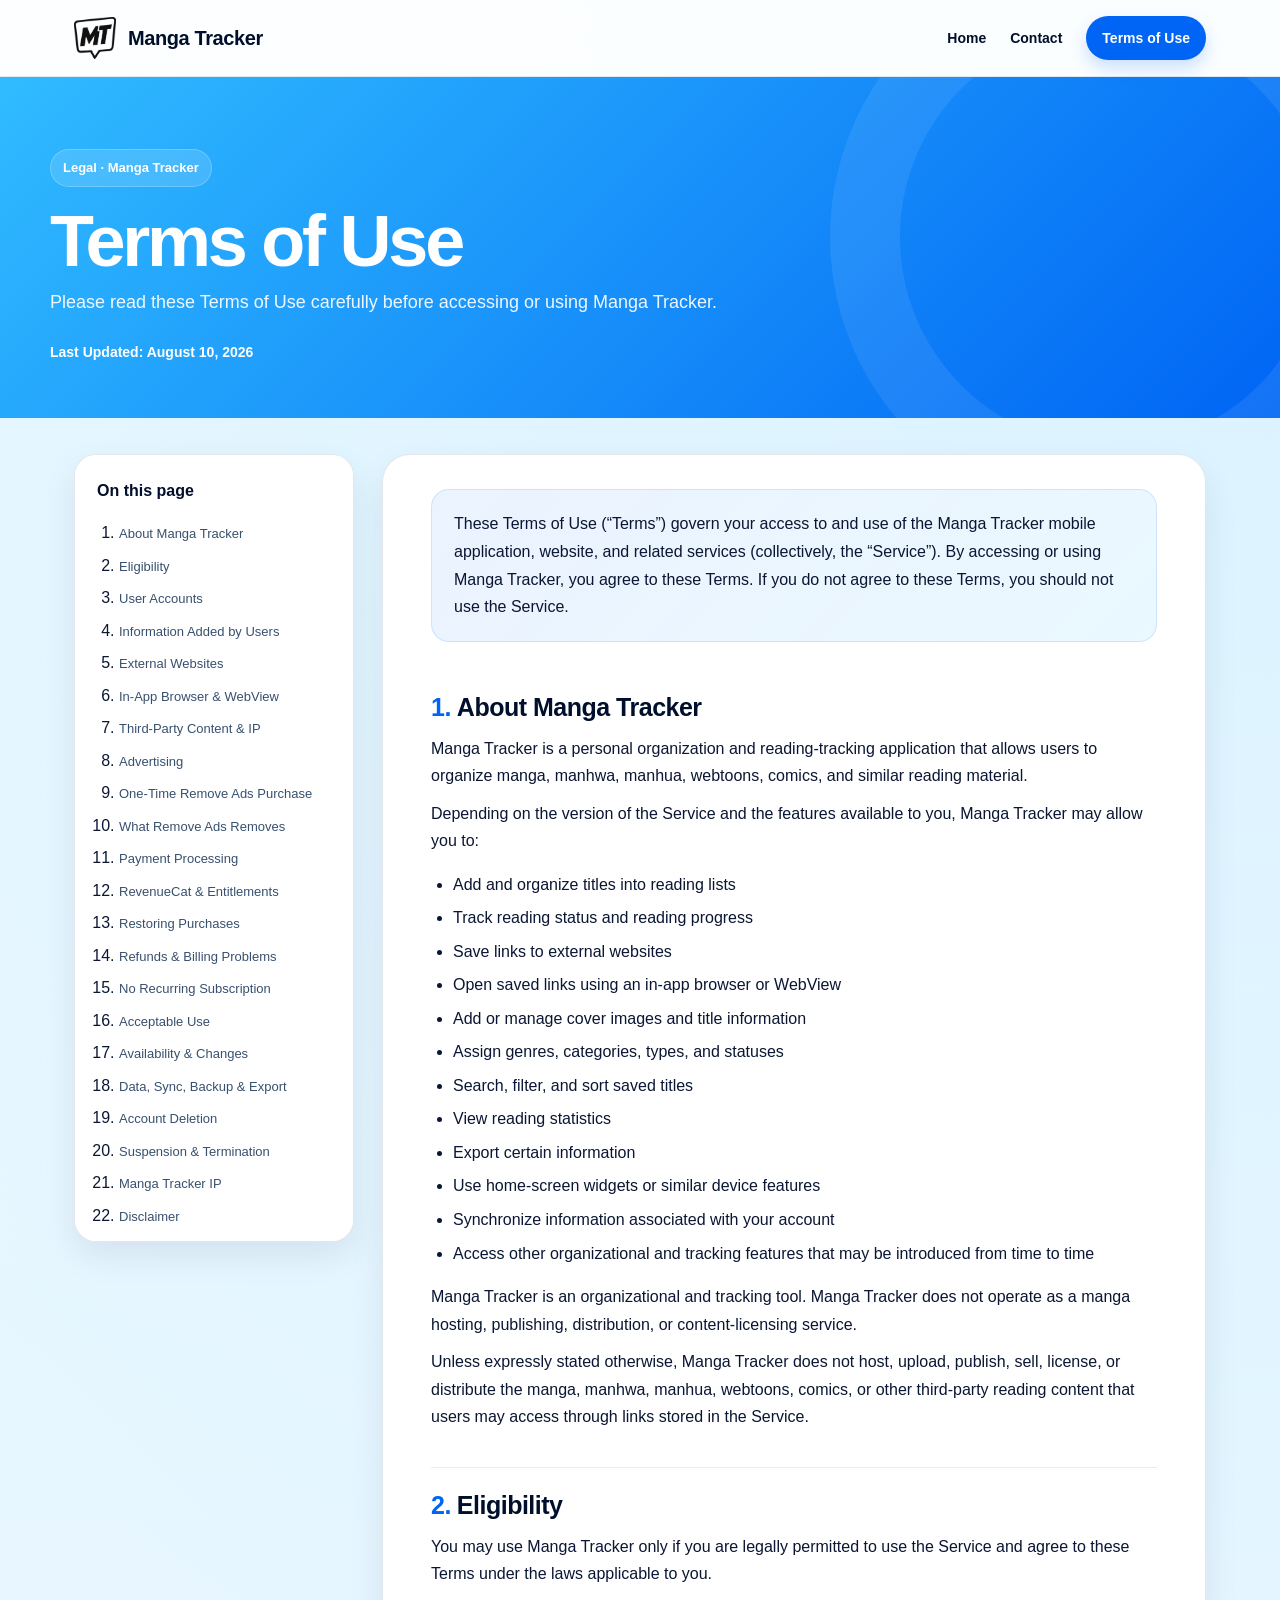
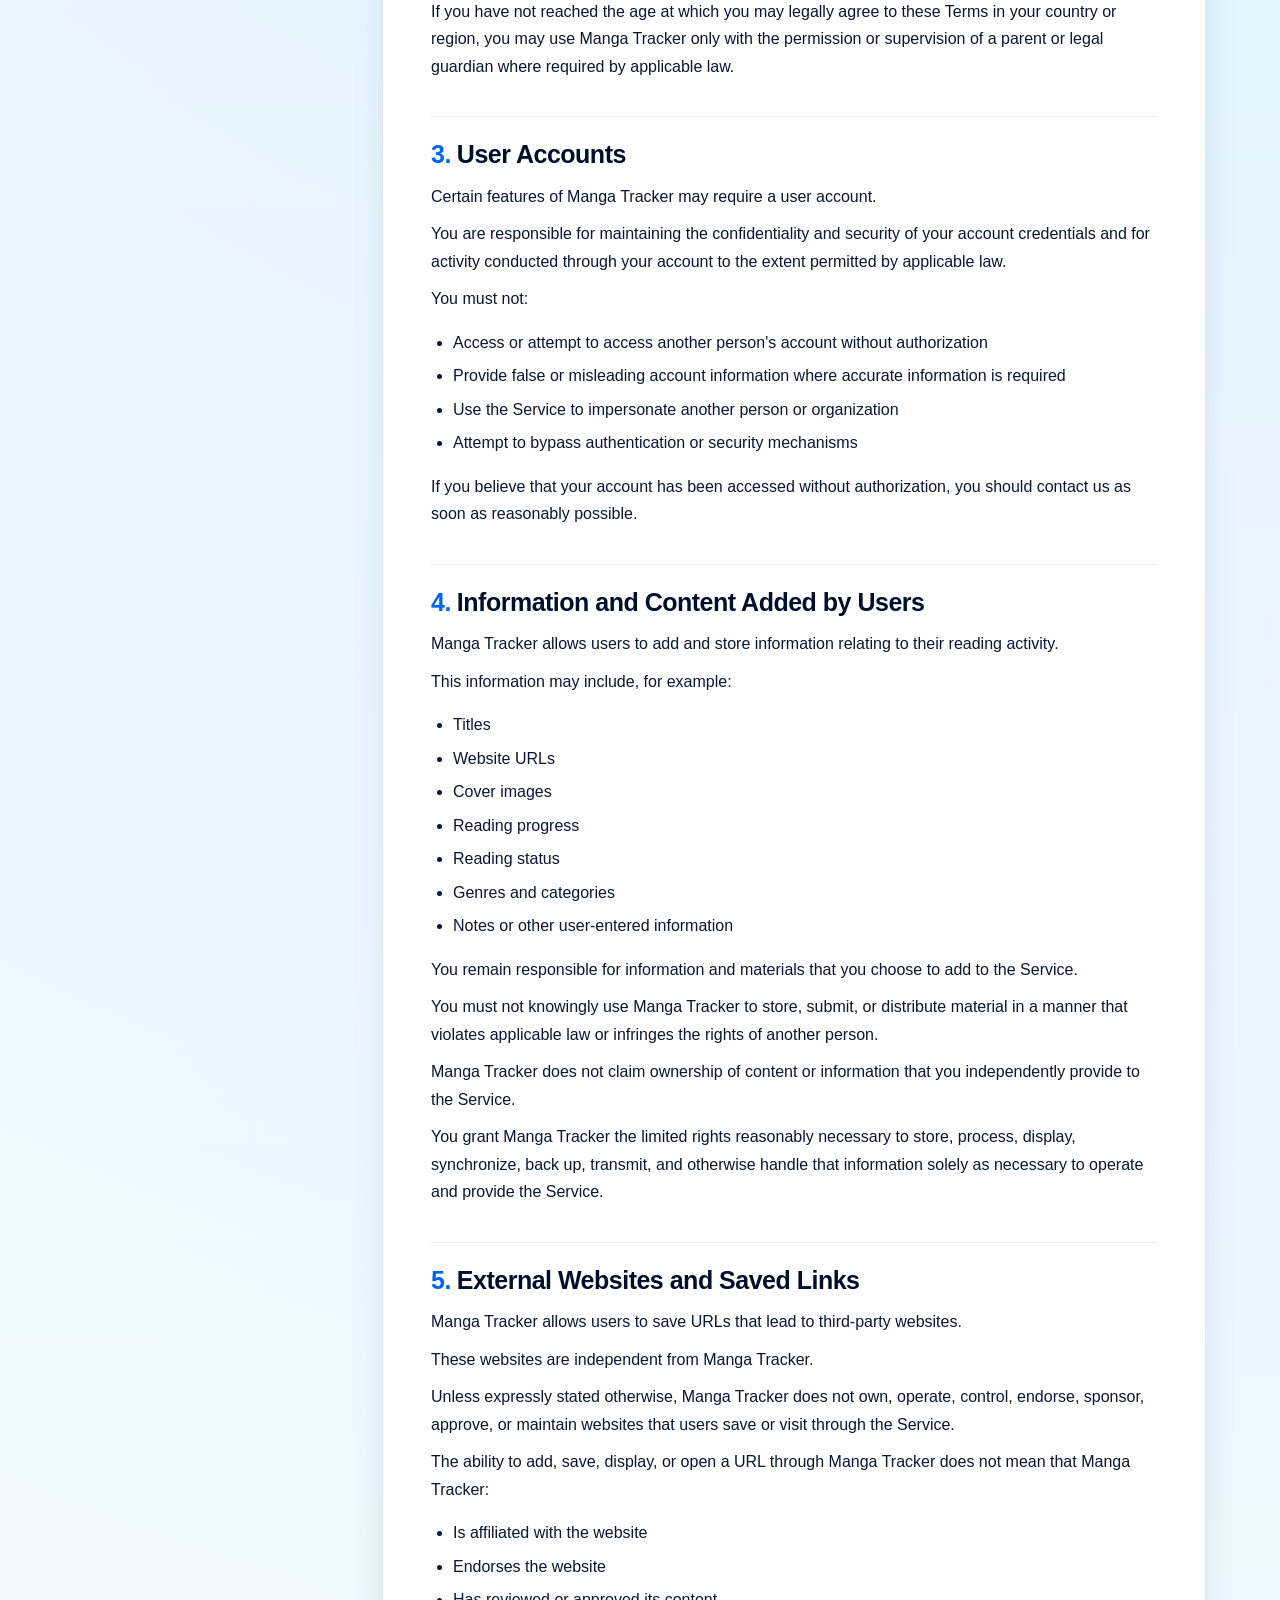
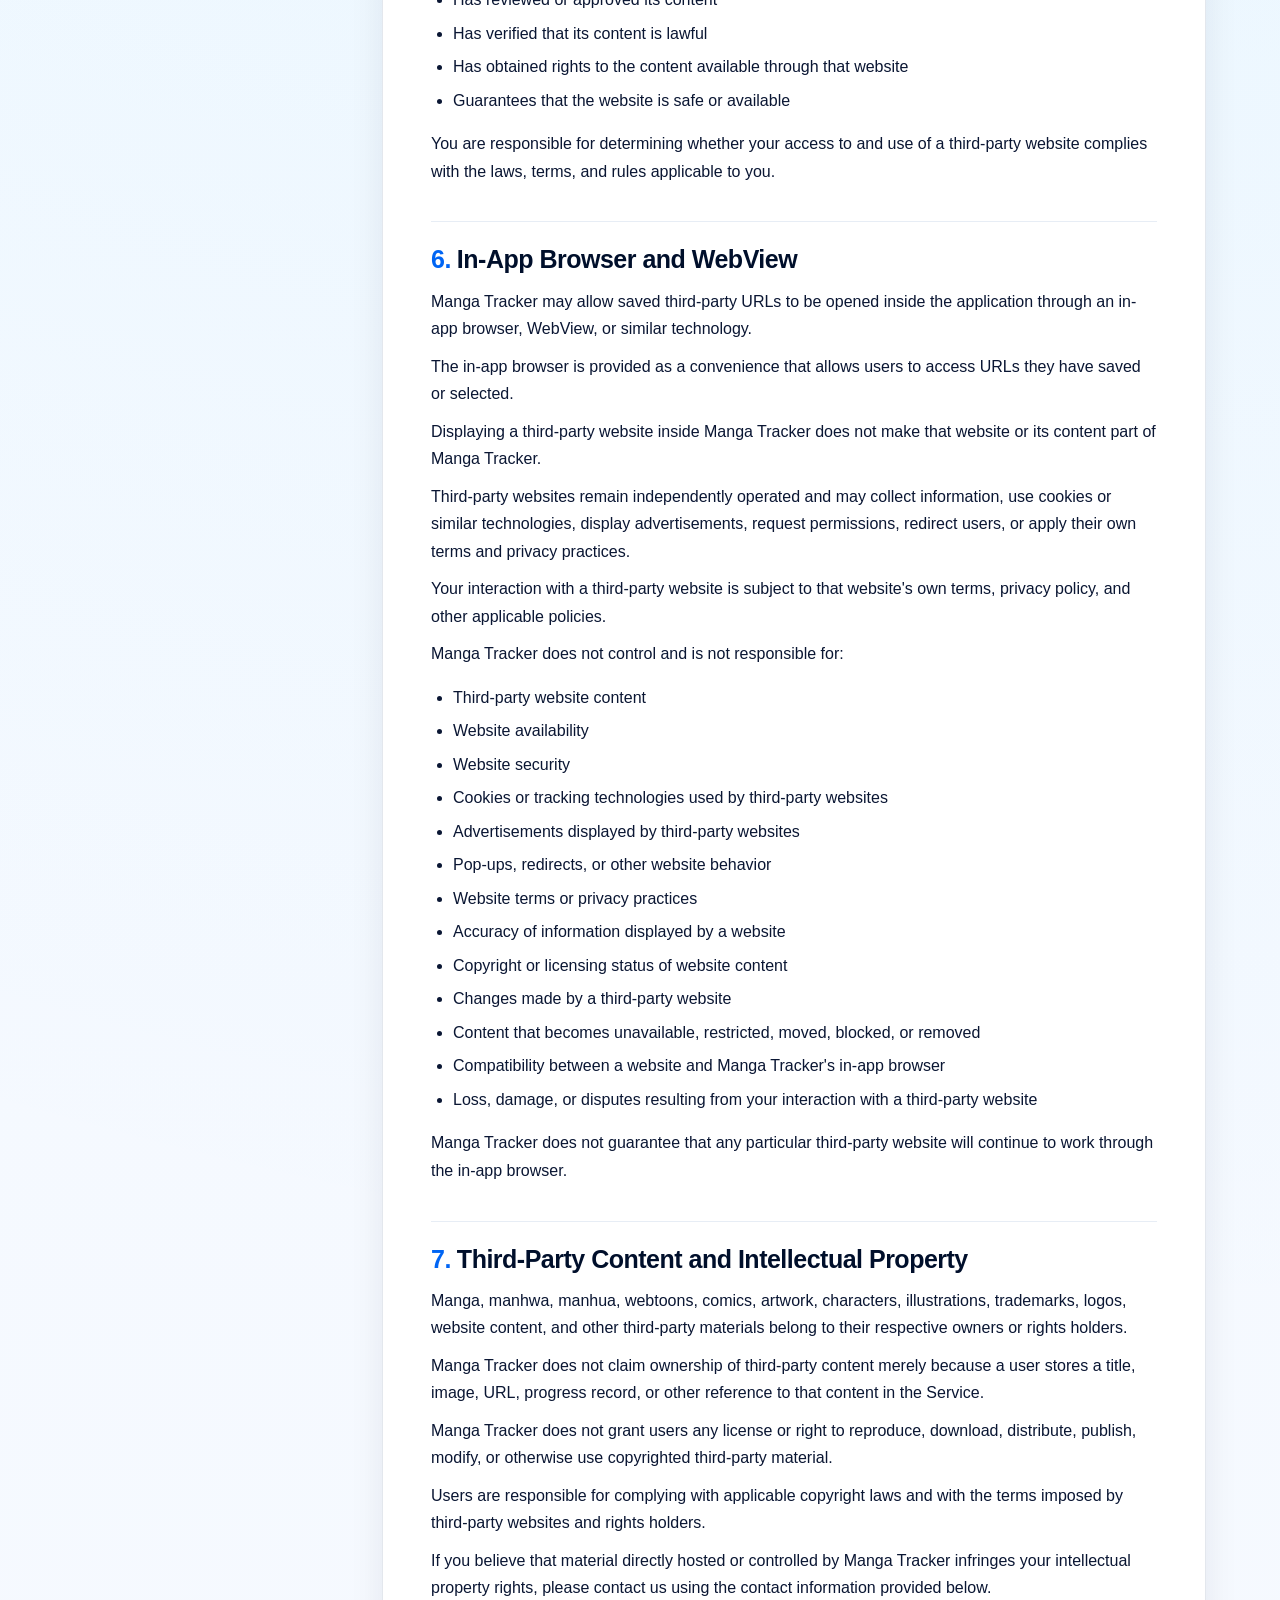
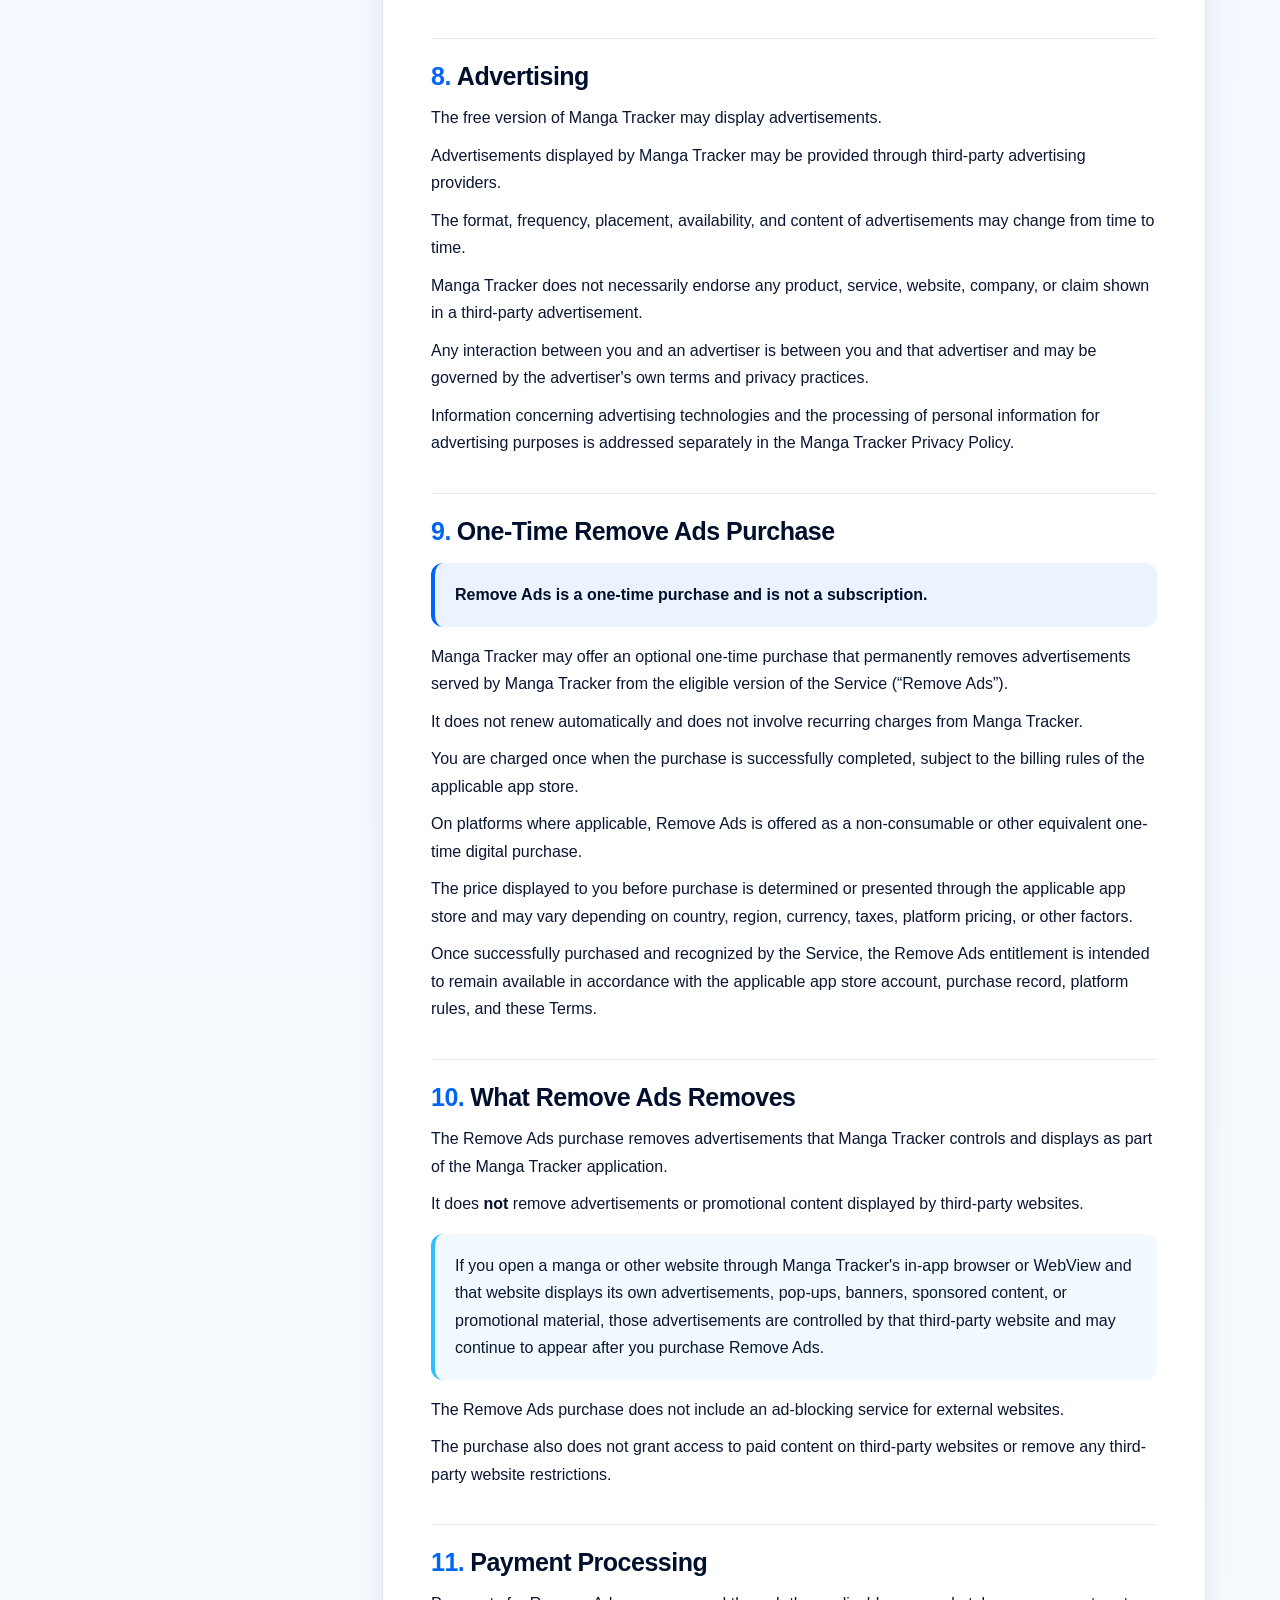
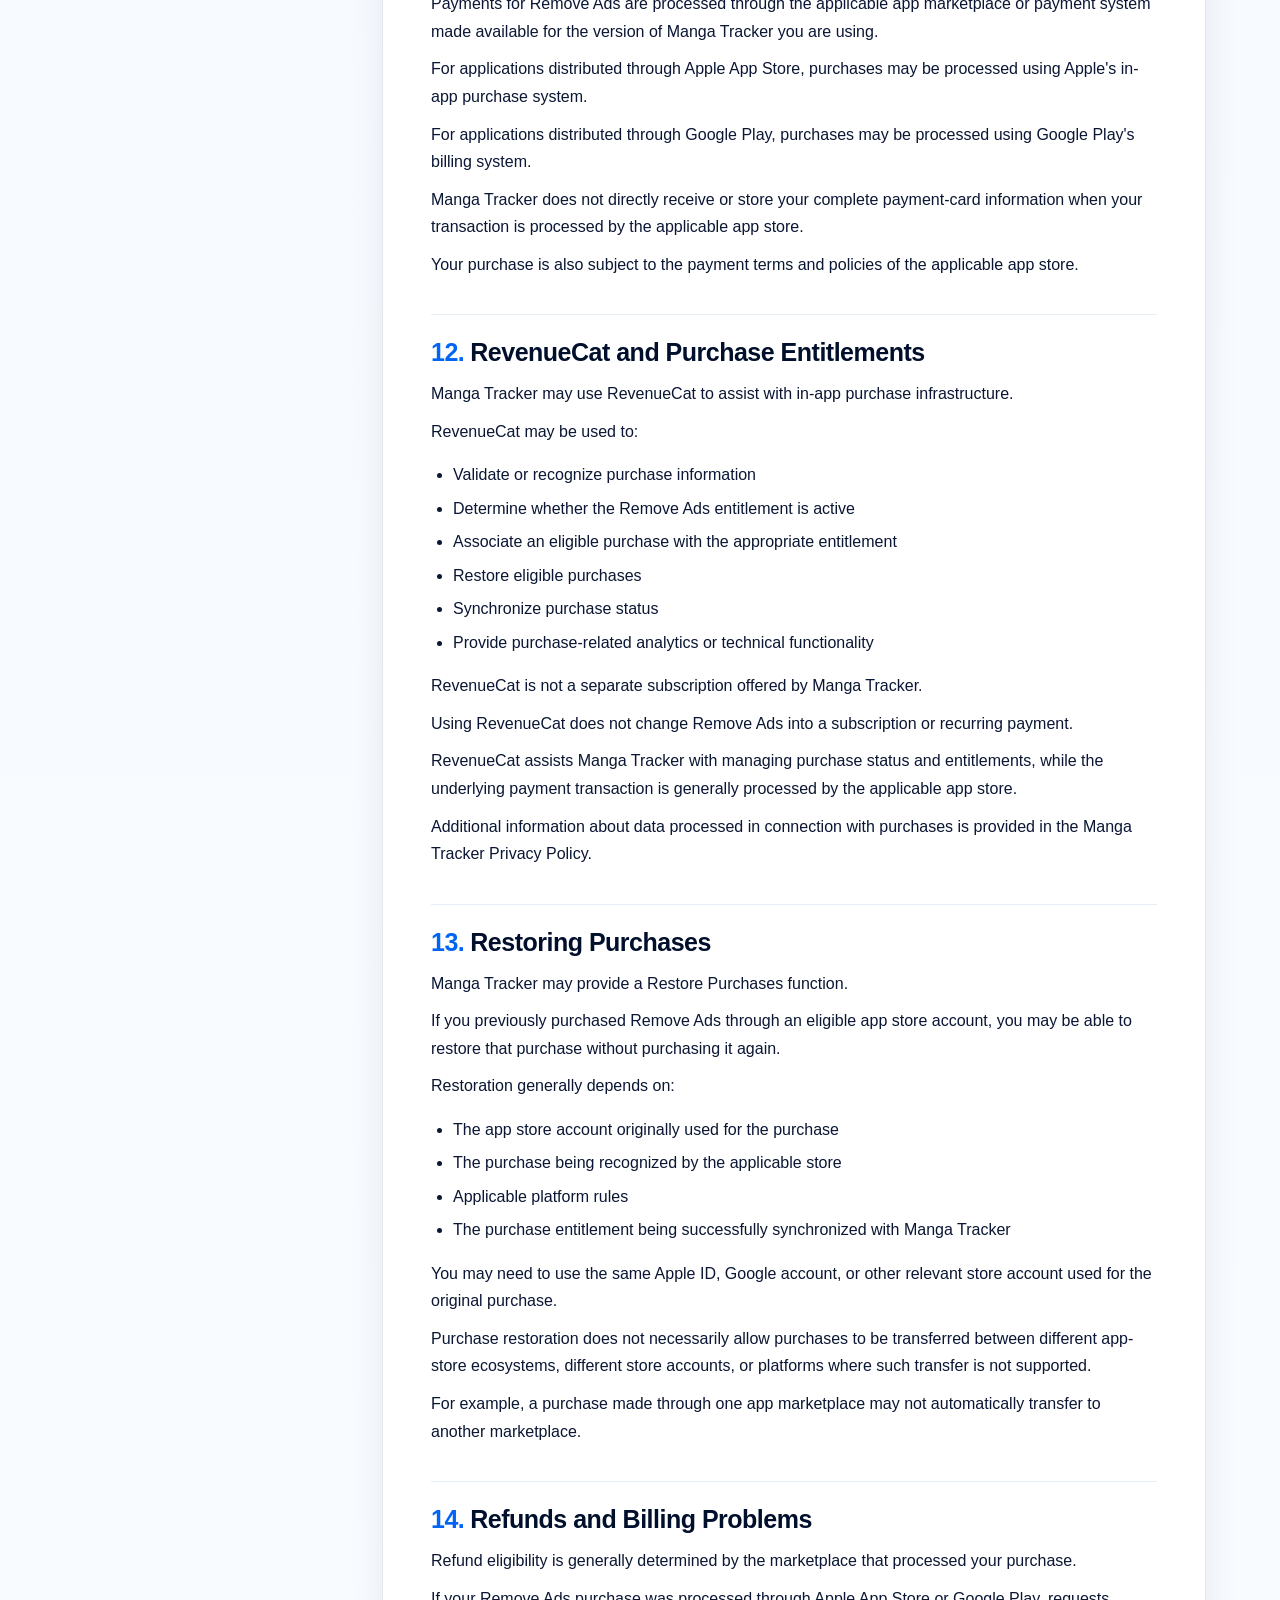
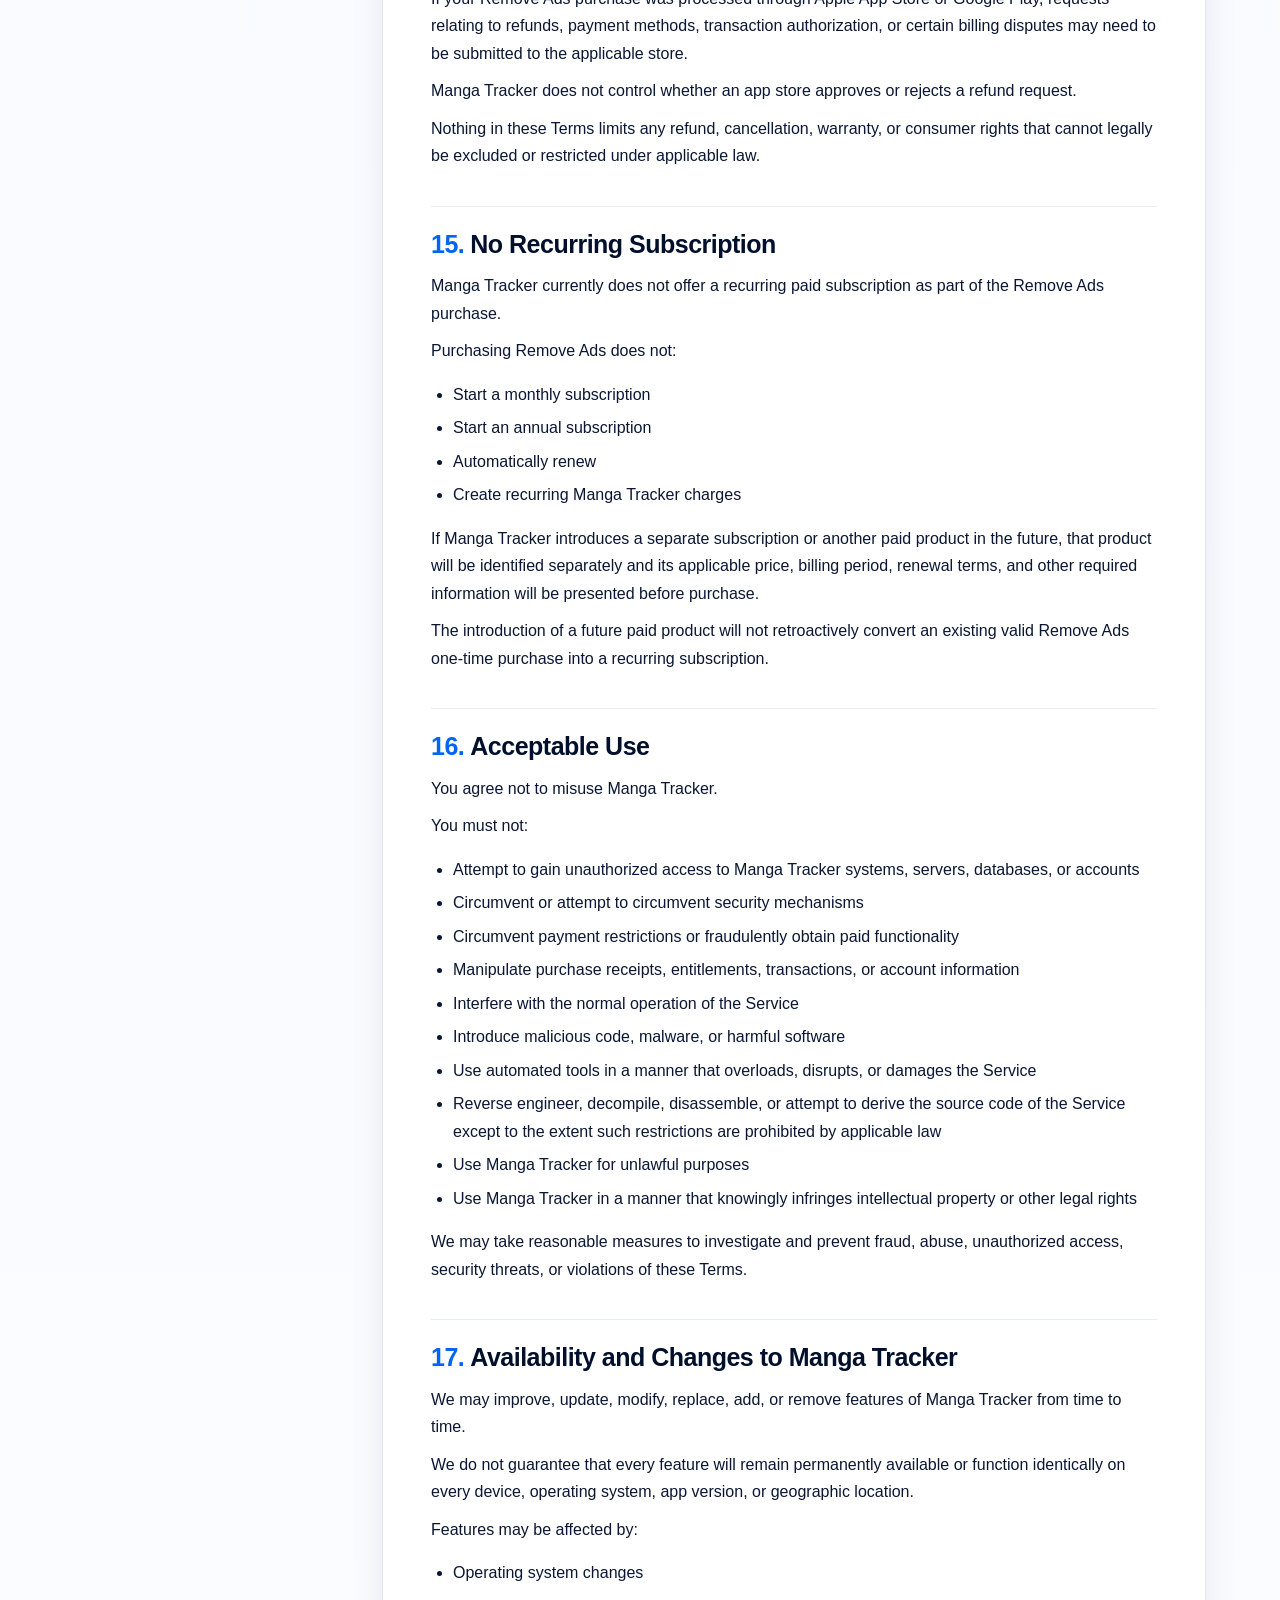
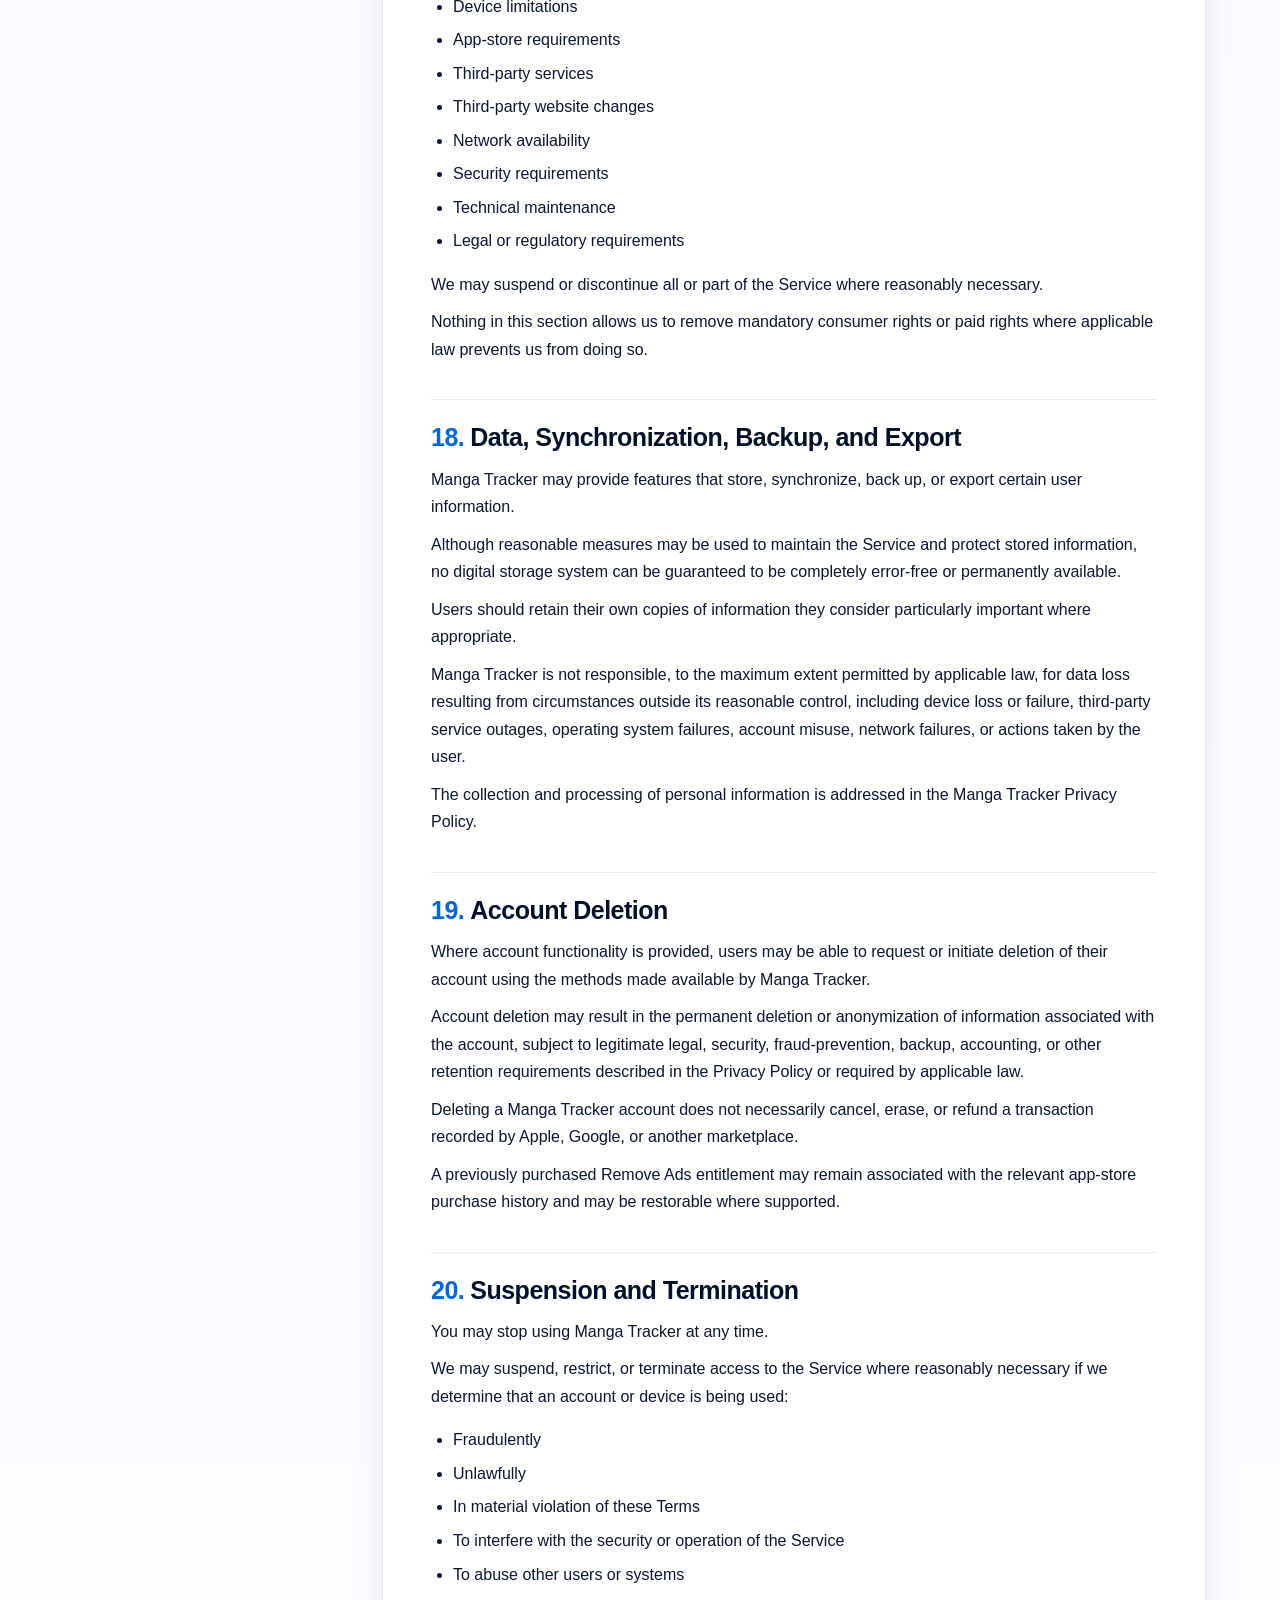
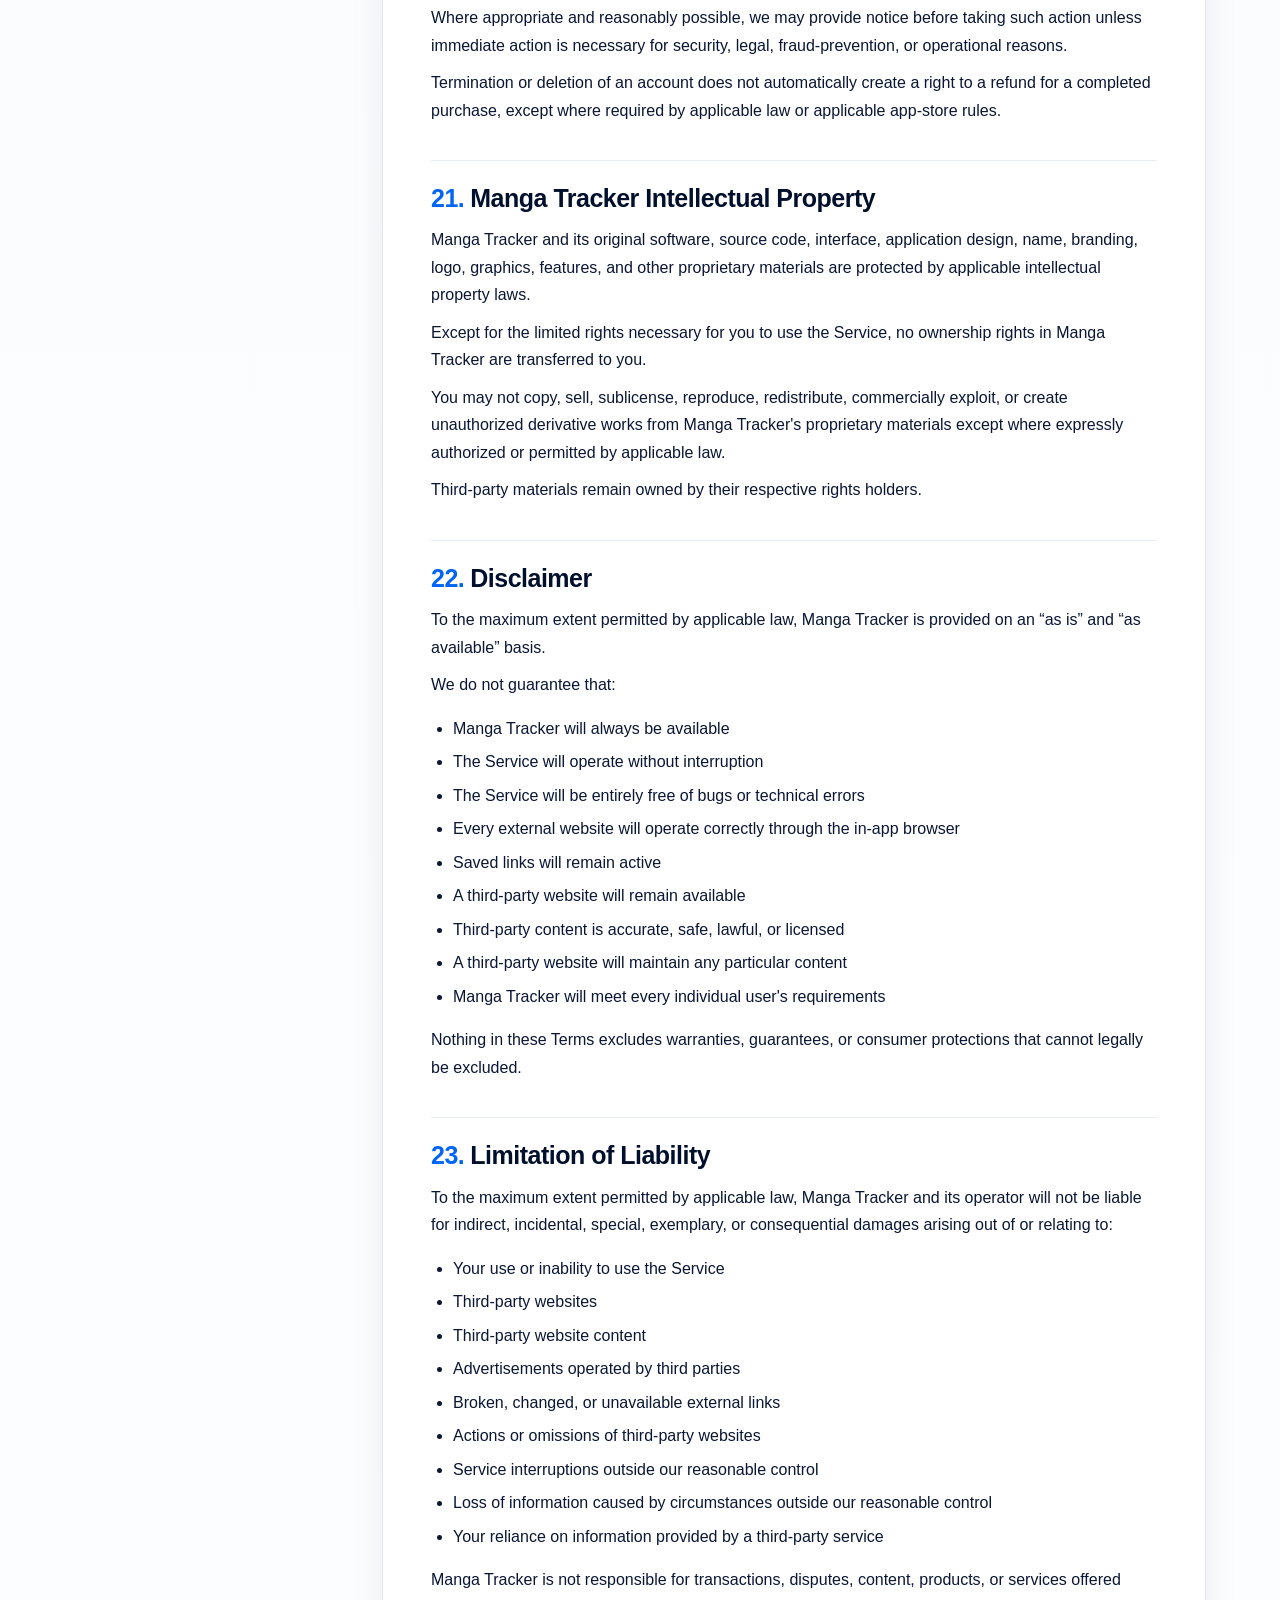
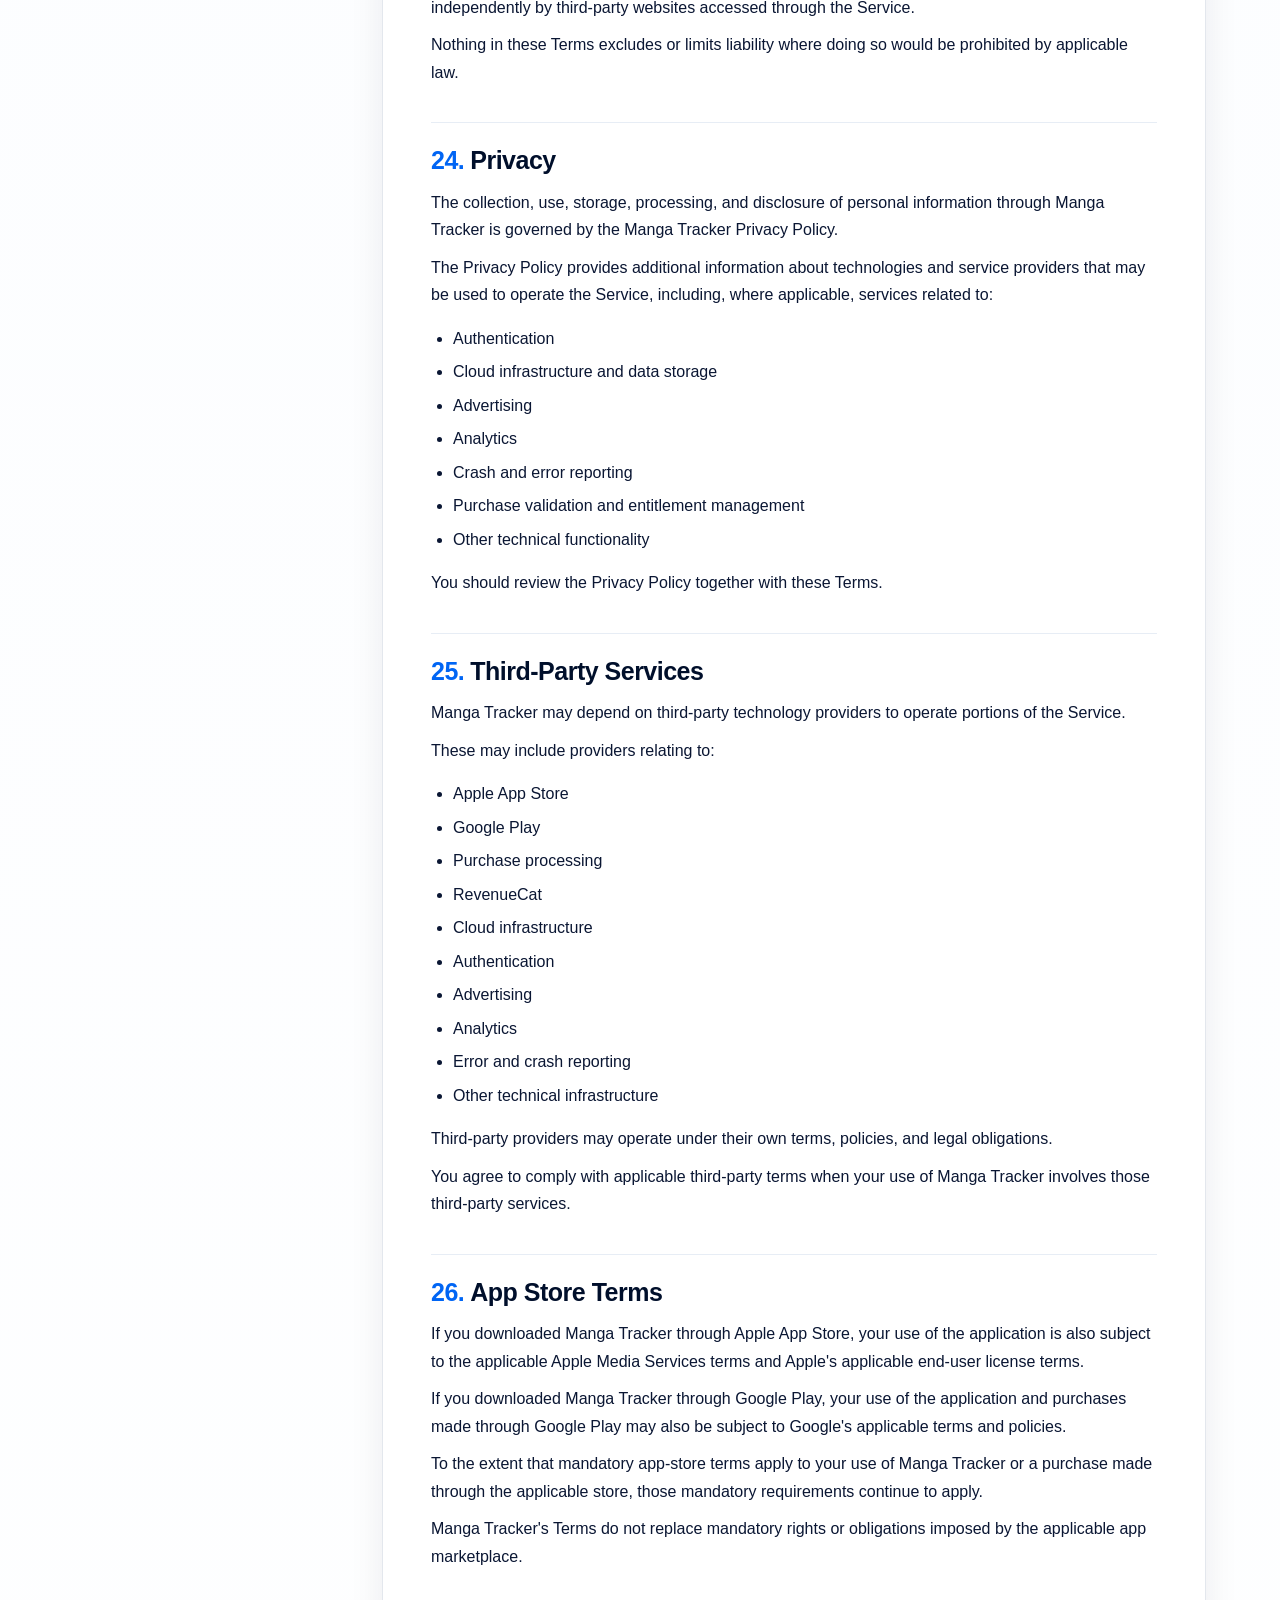
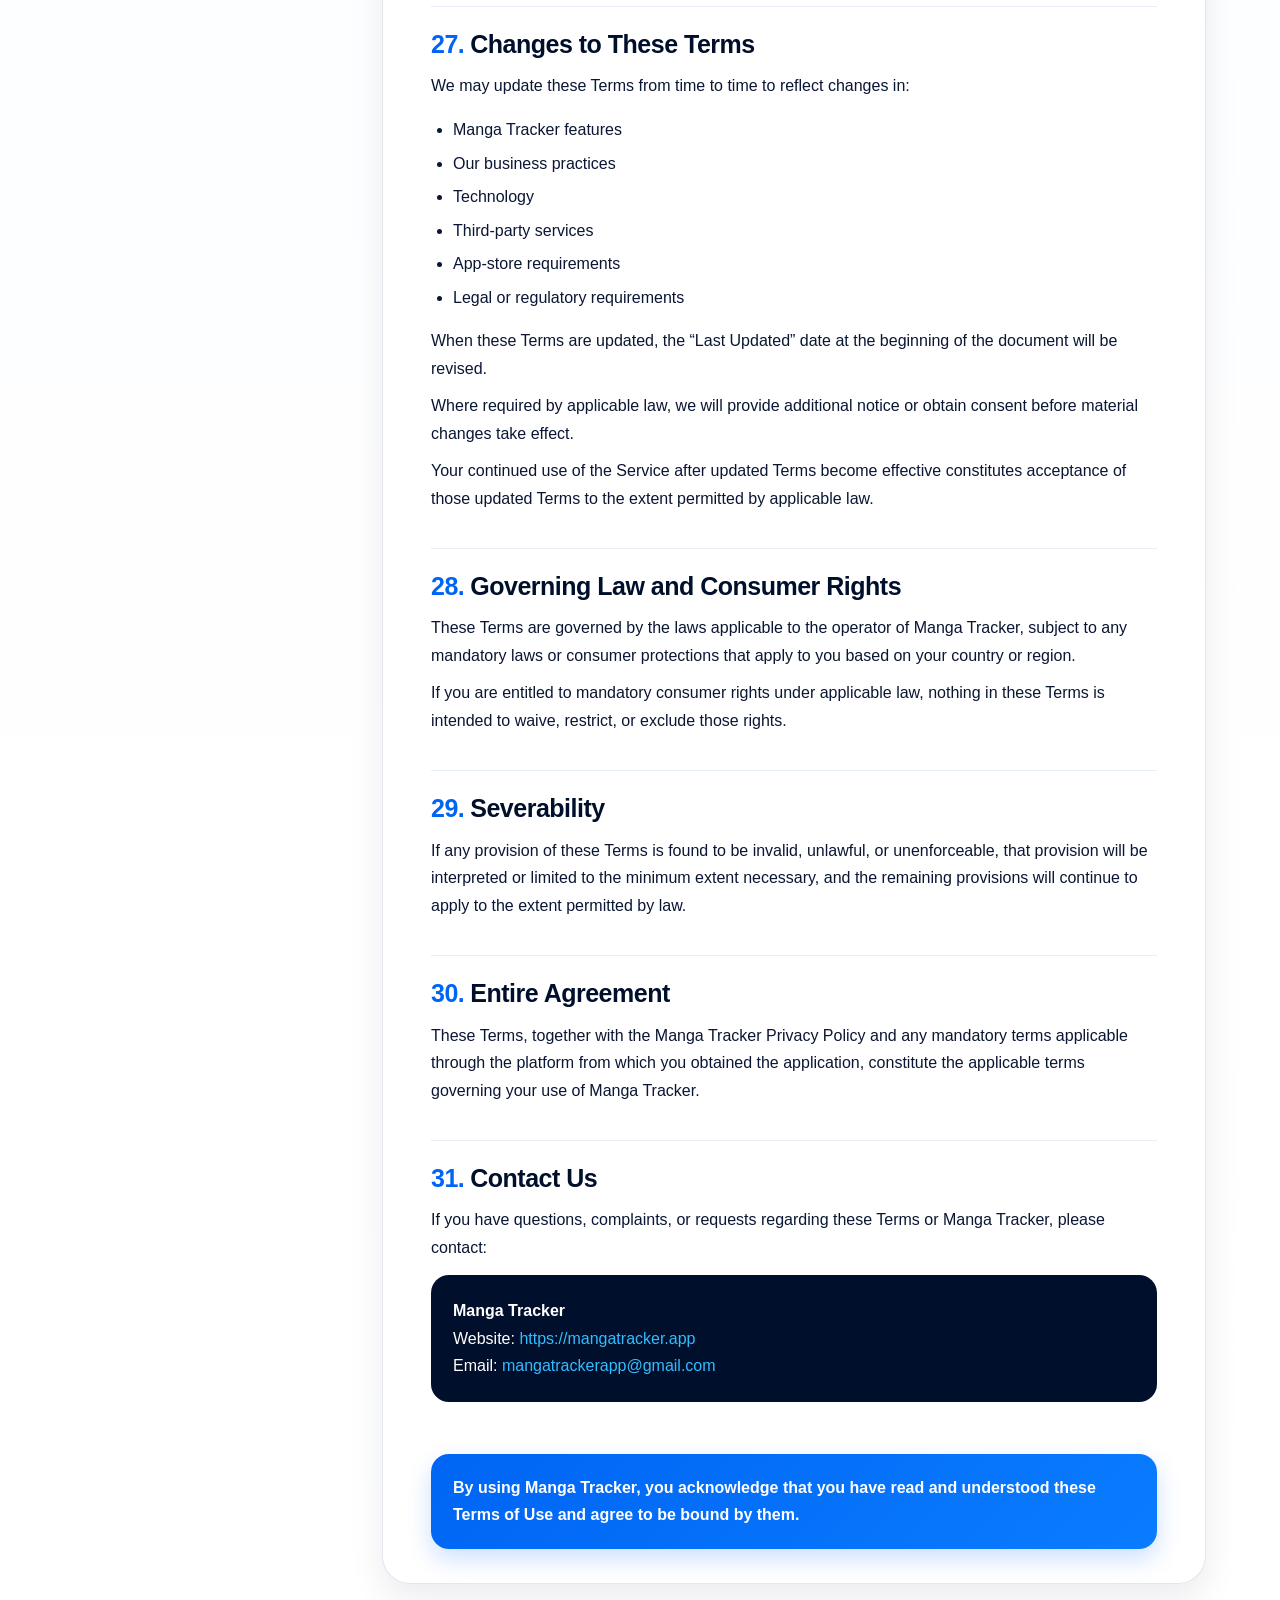
<file: terms/index.html>
<!DOCTYPE html>
<html lang="en">
<head>
  <meta charset="UTF-8" />
  <meta name="viewport" content="width=device-width, initial-scale=1.0" />
  <meta name="description" content="Manga Tracker Terms of Use" />
  <title>Terms of Use | Manga Tracker</title>
  <style>
    :root{
      --primary:#0065F4;
      --primary-dark:#000F2B;
      --secondary:#31BDFF;
      --accent:#F12833;
      --surface:#FFFFFF;
      --border:#AEBACB;
      --text:#0A1633;
      --muted:#64748B;
      --bg:#F5F9FF;
      --soft:#EAF3FF;
      --card:#FFFFFF;
      --shadow:0 14px 34px rgba(0, 15, 43, .08);
      --radius:22px;
    }

    *{box-sizing:border-box}
    html{scroll-behavior:smooth}
    body{
      margin:0;
      font-family: Inter, ui-sans-serif, -apple-system, BlinkMacSystemFont, "Segoe UI", Roboto, Helvetica, Arial, sans-serif;
      background:
        radial-gradient(circle at top right, rgba(49,189,255,.18), transparent 28%),
        linear-gradient(180deg,#fff 0%, var(--bg) 26%, #fff 100%);
      color:var(--text);
      line-height:1.72;
    }
    a{color:var(--primary);text-decoration:none}
    a:hover{text-decoration:underline}

    .topbar{
      position:sticky;
      top:0;
      z-index:20;
      backdrop-filter:blur(14px);
      background:rgba(255,255,255,.88);
      border-bottom:1px solid rgba(174,186,203,.32);
    }
    .nav{
      max-width:1180px;
      margin:auto;
      padding:16px 24px;
      display:flex;
      align-items:center;
      justify-content:space-between;
      gap:18px;
    }
    .brand{
      display:flex;
      align-items:center;
      gap:12px;
      font-weight:800;
      color:var(--primary-dark);
      letter-spacing:-.02em;
      font-size:20px;
    }
    .brand-mark{
  width:42px;
  height:42px;
  display:grid;
  place-items:center;
  flex-shrink:0;
}

.brand-mark img{
  width:42px;
  height:42px;
  object-fit:contain;
  display:block;
}
    .nav-links{
      display:flex;gap:24px;align-items:center;font-size:14px;font-weight:600;
    }
    .nav-links a{color:var(--primary-dark)}
    .pill{
      display:inline-flex;
      align-items:center;
      justify-content:center;
      gap:8px;
      padding:10px 16px;
      border-radius:999px;
      background:var(--primary);
      color:white !important;
      box-shadow:0 8px 18px rgba(0,101,244,.2);
    }
    .pill:hover{text-decoration:none;filter:brightness(.98)}

    .hero{
      padding:72px 24px 54px;
      background:
        linear-gradient(135deg, rgba(49,189,255,.98), rgba(0,101,244,.98)),
        var(--primary);
      color:white;
      position:relative;
      overflow:hidden;
    }
    .hero:after{
      content:"";
      position:absolute;right:-110px;top:-120px;
      width:420px;height:420px;border-radius:50%;
      border:70px solid rgba(255,255,255,.08);
    }
    .hero-inner{
      max-width:1180px;margin:auto;position:relative;z-index:2;
    }
    .eyebrow{
      display:inline-flex;align-items:center;gap:8px;
      padding:7px 12px;border-radius:999px;
      background:rgba(255,255,255,.14);
      border:1px solid rgba(255,255,255,.22);
      font-weight:700;font-size:13px;
    }
    h1{
      font-size:clamp(42px,7vw,72px);
      margin:18px 0 10px;
      letter-spacing:-.045em;
      line-height:1;
    }
    .hero p{
      max-width:700px;
      margin:0;
      font-size:18px;
      color:rgba(255,255,255,.92);
    }
    .updated{
      margin-top:22px;
      font-size:14px;
      font-weight:700;
      display:flex;align-items:center;gap:8px;
    }

    .page{
      max-width:1180px;
      margin:auto;
      padding:36px 24px 72px;
      display:grid;
      grid-template-columns:280px minmax(0,1fr);
      gap:28px;
      align-items:start;
    }
    .toc{
      position:sticky;
      top:88px;
      background:var(--surface);
      border:1px solid rgba(174,186,203,.34);
      border-radius:var(--radius);
      padding:22px;
      box-shadow:var(--shadow);
      max-height:calc(100vh - 112px);
      overflow:auto;
    }
    .toc h2{
      margin:0 0 14px;
      font-size:16px;
      color:var(--primary-dark);
    }
    .toc ol{
      margin:0;
      padding-left:22px;
    }
    .toc li{margin:5px 0}
    .toc a{
      color:#38506F;
      font-size:13px;
    }
    .toc a:hover{color:var(--primary)}

    .content{
      background:var(--card);
      border:1px solid rgba(174,186,203,.34);
      border-radius:28px;
      box-shadow:var(--shadow);
      padding:34px clamp(22px,4vw,48px);
    }
    .intro{
      background:linear-gradient(135deg,rgba(0,101,244,.08),rgba(49,189,255,.10));
      border:1px solid rgba(0,101,244,.13);
      border-radius:18px;
      padding:20px 22px;
      margin-bottom:28px;
    }
    section{
      scroll-margin-top:110px;
      padding:12px 0 26px;
      border-bottom:1px solid #E7EDF5;
    }
    section:last-of-type{border-bottom:none}
    h2.section-title{
      margin:10px 0 12px;
      font-size:25px;
      line-height:1.25;
      color:var(--primary-dark);
      letter-spacing:-.02em;
    }
    .section-number{
      color:var(--primary);
      margin-right:6px;
    }
    p{margin:10px 0}
    ul{padding-left:22px}
    li{margin:6px 0}
    strong{color:var(--primary-dark)}
    .note{
      padding:18px 20px;
      border-left:4px solid var(--secondary);
      background:#F3FAFF;
      border-radius:12px;
      margin:16px 0;
    }
    .important{
      padding:18px 20px;
      border-left:4px solid var(--primary);
      background:var(--soft);
      border-radius:12px;
      margin:16px 0;
    }
    .contact-card{
      background:var(--primary-dark);
      color:white;
      border-radius:18px;
      padding:22px;
      margin-top:14px;
    }
    .contact-card a{color:var(--secondary)}
    .agreement{
      margin-top:26px;
      background:linear-gradient(135deg,var(--primary),#0A7CFF);
      color:white;
      padding:20px 22px;
      border-radius:18px;
      box-shadow:0 10px 24px rgba(0,101,244,.2);
      font-weight:700;
    }

    footer{
      background:var(--primary-dark);
      color:#D8E5F7;
      padding:34px 24px;
      text-align:center;
      font-size:14px;
    }
    footer a{color:var(--secondary)}

    @media (max-width:900px){
      .page{grid-template-columns:1fr}
      .toc{position:relative;top:auto;max-height:none}
      .nav-links{display:none}
    }
    @media (max-width:600px){
      .nav{padding:13px 16px}
      .hero{padding:54px 18px 42px}
      .page{padding:22px 14px 52px}
      .content{padding:24px 18px;border-radius:20px}
      .toc{padding:18px;border-radius:18px}
      h2.section-title{font-size:22px}
    }
  </style>
</head>
<body>
  <header class="topbar">
    <div class="nav">
      <div class="brand">
        <div class="brand-mark">
  <img src="/images/mt-icon.jpg" alt="Manga Tracker">
</div>
        <span>Manga Tracker</span>
      </div>
      <nav class="nav-links" aria-label="Primary">
        <a href="https://mangatracker.app/">Home</a>
        <a href="#contact">Contact</a>
        <a class="pill" href="#terms">Terms of Use</a>
      </nav>
    </div>
  </header>

  <section class="hero">
    <div class="hero-inner">
      <div class="eyebrow">Legal · Manga Tracker</div>
      <h1>Terms of Use</h1>
      <p>Please read these Terms of Use carefully before accessing or using Manga Tracker.</p>
      <div class="updated">Last Updated: August 10, 2026</div>
    </div>
  </section>

  <main class="page" id="terms">
    <aside class="toc">
      <h2>On this page</h2>
      <ol>
        <li><a href="#about">About Manga Tracker</a></li>
        <li><a href="#eligibility">Eligibility</a></li>
        <li><a href="#accounts">User Accounts</a></li>
        <li><a href="#user-content">Information Added by Users</a></li>
        <li><a href="#external-websites">External Websites</a></li>
        <li><a href="#webview">In-App Browser & WebView</a></li>
        <li><a href="#third-party-content">Third-Party Content & IP</a></li>
        <li><a href="#advertising">Advertising</a></li>
        <li><a href="#remove-ads">One-Time Remove Ads Purchase</a></li>
        <li><a href="#what-remove-ads-removes">What Remove Ads Removes</a></li>
        <li><a href="#payments">Payment Processing</a></li>
        <li><a href="#revenuecat">RevenueCat & Entitlements</a></li>
        <li><a href="#restore">Restoring Purchases</a></li>
        <li><a href="#refunds">Refunds & Billing Problems</a></li>
        <li><a href="#no-subscription">No Recurring Subscription</a></li>
        <li><a href="#acceptable-use">Acceptable Use</a></li>
        <li><a href="#availability">Availability & Changes</a></li>
        <li><a href="#data">Data, Sync, Backup & Export</a></li>
        <li><a href="#deletion">Account Deletion</a></li>
        <li><a href="#termination">Suspension & Termination</a></li>
        <li><a href="#mt-ip">Manga Tracker IP</a></li>
        <li><a href="#disclaimer">Disclaimer</a></li>
        <li><a href="#liability">Limitation of Liability</a></li>
        <li><a href="#privacy">Privacy</a></li>
        <li><a href="#third-party-services">Third-Party Services</a></li>
        <li><a href="#app-store">App Store Terms</a></li>
        <li><a href="#changes">Changes to These Terms</a></li>
        <li><a href="#law">Governing Law & Consumer Rights</a></li>
        <li><a href="#severability">Severability</a></li>
        <li><a href="#agreement">Entire Agreement</a></li>
        <li><a href="#contact">Contact Us</a></li>
      </ol>
    </aside>

    <article class="content">
      <div class="intro">
        These Terms of Use (“Terms”) govern your access to and use of the Manga Tracker mobile application, website, and related services (collectively, the “Service”).
        By accessing or using Manga Tracker, you agree to these Terms. If you do not agree to these Terms, you should not use the Service.
      </div>

      <section id="about">
        <h2 class="section-title"><span class="section-number">1.</span>About Manga Tracker</h2>
        <p>Manga Tracker is a personal organization and reading-tracking application that allows users to organize manga, manhwa, manhua, webtoons, comics, and similar reading material.</p>
        <p>Depending on the version of the Service and the features available to you, Manga Tracker may allow you to:</p>
        <ul>
          <li>Add and organize titles into reading lists</li>
          <li>Track reading status and reading progress</li>
          <li>Save links to external websites</li>
          <li>Open saved links using an in-app browser or WebView</li>
          <li>Add or manage cover images and title information</li>
          <li>Assign genres, categories, types, and statuses</li>
          <li>Search, filter, and sort saved titles</li>
          <li>View reading statistics</li>
          <li>Export certain information</li>
          <li>Use home-screen widgets or similar device features</li>
          <li>Synchronize information associated with your account</li>
          <li>Access other organizational and tracking features that may be introduced from time to time</li>
        </ul>
        <p>Manga Tracker is an organizational and tracking tool. Manga Tracker does not operate as a manga hosting, publishing, distribution, or content-licensing service.</p>
        <p>Unless expressly stated otherwise, Manga Tracker does not host, upload, publish, sell, license, or distribute the manga, manhwa, manhua, webtoons, comics, or other third-party reading content that users may access through links stored in the Service.</p>
      </section>

      <section id="eligibility">
        <h2 class="section-title"><span class="section-number">2.</span>Eligibility</h2>
        <p>You may use Manga Tracker only if you are legally permitted to use the Service and agree to these Terms under the laws applicable to you.</p>
        <p>If you have not reached the age at which you may legally agree to these Terms in your country or region, you may use Manga Tracker only with the permission or supervision of a parent or legal guardian where required by applicable law.</p>
      </section>

      <section id="accounts">
        <h2 class="section-title"><span class="section-number">3.</span>User Accounts</h2>
        <p>Certain features of Manga Tracker may require a user account.</p>
        <p>You are responsible for maintaining the confidentiality and security of your account credentials and for activity conducted through your account to the extent permitted by applicable law.</p>
        <p>You must not:</p>
        <ul>
          <li>Access or attempt to access another person's account without authorization</li>
          <li>Provide false or misleading account information where accurate information is required</li>
          <li>Use the Service to impersonate another person or organization</li>
          <li>Attempt to bypass authentication or security mechanisms</li>
        </ul>
        <p>If you believe that your account has been accessed without authorization, you should contact us as soon as reasonably possible.</p>
      </section>

      <section id="user-content">
        <h2 class="section-title"><span class="section-number">4.</span>Information and Content Added by Users</h2>
        <p>Manga Tracker allows users to add and store information relating to their reading activity.</p>
        <p>This information may include, for example:</p>
        <ul>
          <li>Titles</li>
          <li>Website URLs</li>
          <li>Cover images</li>
          <li>Reading progress</li>
          <li>Reading status</li>
          <li>Genres and categories</li>
          <li>Notes or other user-entered information</li>
        </ul>
        <p>You remain responsible for information and materials that you choose to add to the Service.</p>
        <p>You must not knowingly use Manga Tracker to store, submit, or distribute material in a manner that violates applicable law or infringes the rights of another person.</p>
        <p>Manga Tracker does not claim ownership of content or information that you independently provide to the Service.</p>
        <p>You grant Manga Tracker the limited rights reasonably necessary to store, process, display, synchronize, back up, transmit, and otherwise handle that information solely as necessary to operate and provide the Service.</p>
      </section>

      <section id="external-websites">
        <h2 class="section-title"><span class="section-number">5.</span>External Websites and Saved Links</h2>
        <p>Manga Tracker allows users to save URLs that lead to third-party websites.</p>
        <p>These websites are independent from Manga Tracker.</p>
        <p>Unless expressly stated otherwise, Manga Tracker does not own, operate, control, endorse, sponsor, approve, or maintain websites that users save or visit through the Service.</p>
        <p>The ability to add, save, display, or open a URL through Manga Tracker does not mean that Manga Tracker:</p>
        <ul>
          <li>Is affiliated with the website</li>
          <li>Endorses the website</li>
          <li>Has reviewed or approved its content</li>
          <li>Has verified that its content is lawful</li>
          <li>Has obtained rights to the content available through that website</li>
          <li>Guarantees that the website is safe or available</li>
        </ul>
        <p>You are responsible for determining whether your access to and use of a third-party website complies with the laws, terms, and rules applicable to you.</p>
      </section>

      <section id="webview">
        <h2 class="section-title"><span class="section-number">6.</span>In-App Browser and WebView</h2>
        <p>Manga Tracker may allow saved third-party URLs to be opened inside the application through an in-app browser, WebView, or similar technology.</p>
        <p>The in-app browser is provided as a convenience that allows users to access URLs they have saved or selected.</p>
        <p>Displaying a third-party website inside Manga Tracker does not make that website or its content part of Manga Tracker.</p>
        <p>Third-party websites remain independently operated and may collect information, use cookies or similar technologies, display advertisements, request permissions, redirect users, or apply their own terms and privacy practices.</p>
        <p>Your interaction with a third-party website is subject to that website's own terms, privacy policy, and other applicable policies.</p>
        <p>Manga Tracker does not control and is not responsible for:</p>
        <ul>
          <li>Third-party website content</li>
          <li>Website availability</li>
          <li>Website security</li>
          <li>Cookies or tracking technologies used by third-party websites</li>
          <li>Advertisements displayed by third-party websites</li>
          <li>Pop-ups, redirects, or other website behavior</li>
          <li>Website terms or privacy practices</li>
          <li>Accuracy of information displayed by a website</li>
          <li>Copyright or licensing status of website content</li>
          <li>Changes made by a third-party website</li>
          <li>Content that becomes unavailable, restricted, moved, blocked, or removed</li>
          <li>Compatibility between a website and Manga Tracker's in-app browser</li>
          <li>Loss, damage, or disputes resulting from your interaction with a third-party website</li>
        </ul>
        <p>Manga Tracker does not guarantee that any particular third-party website will continue to work through the in-app browser.</p>
      </section>

      <section id="third-party-content">
        <h2 class="section-title"><span class="section-number">7.</span>Third-Party Content and Intellectual Property</h2>
        <p>Manga, manhwa, manhua, webtoons, comics, artwork, characters, illustrations, trademarks, logos, website content, and other third-party materials belong to their respective owners or rights holders.</p>
        <p>Manga Tracker does not claim ownership of third-party content merely because a user stores a title, image, URL, progress record, or other reference to that content in the Service.</p>
        <p>Manga Tracker does not grant users any license or right to reproduce, download, distribute, publish, modify, or otherwise use copyrighted third-party material.</p>
        <p>Users are responsible for complying with applicable copyright laws and with the terms imposed by third-party websites and rights holders.</p>
        <p>If you believe that material directly hosted or controlled by Manga Tracker infringes your intellectual property rights, please contact us using the contact information provided below.</p>
      </section>

      <section id="advertising">
        <h2 class="section-title"><span class="section-number">8.</span>Advertising</h2>
        <p>The free version of Manga Tracker may display advertisements.</p>
        <p>Advertisements displayed by Manga Tracker may be provided through third-party advertising providers.</p>
        <p>The format, frequency, placement, availability, and content of advertisements may change from time to time.</p>
        <p>Manga Tracker does not necessarily endorse any product, service, website, company, or claim shown in a third-party advertisement.</p>
        <p>Any interaction between you and an advertiser is between you and that advertiser and may be governed by the advertiser's own terms and privacy practices.</p>
        <p>Information concerning advertising technologies and the processing of personal information for advertising purposes is addressed separately in the Manga Tracker Privacy Policy.</p>
      </section>

      <section id="remove-ads">
        <h2 class="section-title"><span class="section-number">9.</span>One-Time Remove Ads Purchase</h2>
        <div class="important"><strong>Remove Ads is a one-time purchase and is not a subscription.</strong></div>
        <p>Manga Tracker may offer an optional one-time purchase that permanently removes advertisements served by Manga Tracker from the eligible version of the Service (“Remove Ads”).</p>
        <p>It does not renew automatically and does not involve recurring charges from Manga Tracker.</p>
        <p>You are charged once when the purchase is successfully completed, subject to the billing rules of the applicable app store.</p>
        <p>On platforms where applicable, Remove Ads is offered as a non-consumable or other equivalent one-time digital purchase.</p>
        <p>The price displayed to you before purchase is determined or presented through the applicable app store and may vary depending on country, region, currency, taxes, platform pricing, or other factors.</p>
        <p>Once successfully purchased and recognized by the Service, the Remove Ads entitlement is intended to remain available in accordance with the applicable app store account, purchase record, platform rules, and these Terms.</p>
      </section>

      <section id="what-remove-ads-removes">
        <h2 class="section-title"><span class="section-number">10.</span>What Remove Ads Removes</h2>
        <p>The Remove Ads purchase removes advertisements that Manga Tracker controls and displays as part of the Manga Tracker application.</p>
        <p>It does <strong>not</strong> remove advertisements or promotional content displayed by third-party websites.</p>
        <div class="note">If you open a manga or other website through Manga Tracker's in-app browser or WebView and that website displays its own advertisements, pop-ups, banners, sponsored content, or promotional material, those advertisements are controlled by that third-party website and may continue to appear after you purchase Remove Ads.</div>
        <p>The Remove Ads purchase does not include an ad-blocking service for external websites.</p>
        <p>The purchase also does not grant access to paid content on third-party websites or remove any third-party website restrictions.</p>
      </section>

      <section id="payments">
        <h2 class="section-title"><span class="section-number">11.</span>Payment Processing</h2>
        <p>Payments for Remove Ads are processed through the applicable app marketplace or payment system made available for the version of Manga Tracker you are using.</p>
        <p>For applications distributed through Apple App Store, purchases may be processed using Apple's in-app purchase system.</p>
        <p>For applications distributed through Google Play, purchases may be processed using Google Play's billing system.</p>
        <p>Manga Tracker does not directly receive or store your complete payment-card information when your transaction is processed by the applicable app store.</p>
        <p>Your purchase is also subject to the payment terms and policies of the applicable app store.</p>
      </section>

      <section id="revenuecat">
        <h2 class="section-title"><span class="section-number">12.</span>RevenueCat and Purchase Entitlements</h2>
        <p>Manga Tracker may use RevenueCat to assist with in-app purchase infrastructure.</p>
        <p>RevenueCat may be used to:</p>
        <ul>
          <li>Validate or recognize purchase information</li>
          <li>Determine whether the Remove Ads entitlement is active</li>
          <li>Associate an eligible purchase with the appropriate entitlement</li>
          <li>Restore eligible purchases</li>
          <li>Synchronize purchase status</li>
          <li>Provide purchase-related analytics or technical functionality</li>
        </ul>
        <p>RevenueCat is not a separate subscription offered by Manga Tracker.</p>
        <p>Using RevenueCat does not change Remove Ads into a subscription or recurring payment.</p>
        <p>RevenueCat assists Manga Tracker with managing purchase status and entitlements, while the underlying payment transaction is generally processed by the applicable app store.</p>
        <p>Additional information about data processed in connection with purchases is provided in the Manga Tracker Privacy Policy.</p>
      </section>

      <section id="restore">
        <h2 class="section-title"><span class="section-number">13.</span>Restoring Purchases</h2>
        <p>Manga Tracker may provide a Restore Purchases function.</p>
        <p>If you previously purchased Remove Ads through an eligible app store account, you may be able to restore that purchase without purchasing it again.</p>
        <p>Restoration generally depends on:</p>
        <ul>
          <li>The app store account originally used for the purchase</li>
          <li>The purchase being recognized by the applicable store</li>
          <li>Applicable platform rules</li>
          <li>The purchase entitlement being successfully synchronized with Manga Tracker</li>
        </ul>
        <p>You may need to use the same Apple ID, Google account, or other relevant store account used for the original purchase.</p>
        <p>Purchase restoration does not necessarily allow purchases to be transferred between different app-store ecosystems, different store accounts, or platforms where such transfer is not supported.</p>
        <p>For example, a purchase made through one app marketplace may not automatically transfer to another marketplace.</p>
      </section>

      <section id="refunds">
        <h2 class="section-title"><span class="section-number">14.</span>Refunds and Billing Problems</h2>
        <p>Refund eligibility is generally determined by the marketplace that processed your purchase.</p>
        <p>If your Remove Ads purchase was processed through Apple App Store or Google Play, requests relating to refunds, payment methods, transaction authorization, or certain billing disputes may need to be submitted to the applicable store.</p>
        <p>Manga Tracker does not control whether an app store approves or rejects a refund request.</p>
        <p>Nothing in these Terms limits any refund, cancellation, warranty, or consumer rights that cannot legally be excluded or restricted under applicable law.</p>
      </section>

      <section id="no-subscription">
        <h2 class="section-title"><span class="section-number">15.</span>No Recurring Subscription</h2>
        <p>Manga Tracker currently does not offer a recurring paid subscription as part of the Remove Ads purchase.</p>
        <p>Purchasing Remove Ads does not:</p>
        <ul>
          <li>Start a monthly subscription</li>
          <li>Start an annual subscription</li>
          <li>Automatically renew</li>
          <li>Create recurring Manga Tracker charges</li>
        </ul>
        <p>If Manga Tracker introduces a separate subscription or another paid product in the future, that product will be identified separately and its applicable price, billing period, renewal terms, and other required information will be presented before purchase.</p>
        <p>The introduction of a future paid product will not retroactively convert an existing valid Remove Ads one-time purchase into a recurring subscription.</p>
      </section>

      <section id="acceptable-use">
        <h2 class="section-title"><span class="section-number">16.</span>Acceptable Use</h2>
        <p>You agree not to misuse Manga Tracker.</p>
        <p>You must not:</p>
        <ul>
          <li>Attempt to gain unauthorized access to Manga Tracker systems, servers, databases, or accounts</li>
          <li>Circumvent or attempt to circumvent security mechanisms</li>
          <li>Circumvent payment restrictions or fraudulently obtain paid functionality</li>
          <li>Manipulate purchase receipts, entitlements, transactions, or account information</li>
          <li>Interfere with the normal operation of the Service</li>
          <li>Introduce malicious code, malware, or harmful software</li>
          <li>Use automated tools in a manner that overloads, disrupts, or damages the Service</li>
          <li>Reverse engineer, decompile, disassemble, or attempt to derive the source code of the Service except to the extent such restrictions are prohibited by applicable law</li>
          <li>Use Manga Tracker for unlawful purposes</li>
          <li>Use Manga Tracker in a manner that knowingly infringes intellectual property or other legal rights</li>
        </ul>
        <p>We may take reasonable measures to investigate and prevent fraud, abuse, unauthorized access, security threats, or violations of these Terms.</p>
      </section>

      <section id="availability">
        <h2 class="section-title"><span class="section-number">17.</span>Availability and Changes to Manga Tracker</h2>
        <p>We may improve, update, modify, replace, add, or remove features of Manga Tracker from time to time.</p>
        <p>We do not guarantee that every feature will remain permanently available or function identically on every device, operating system, app version, or geographic location.</p>
        <p>Features may be affected by:</p>
        <ul>
          <li>Operating system changes</li>
          <li>Device limitations</li>
          <li>App-store requirements</li>
          <li>Third-party services</li>
          <li>Third-party website changes</li>
          <li>Network availability</li>
          <li>Security requirements</li>
          <li>Technical maintenance</li>
          <li>Legal or regulatory requirements</li>
        </ul>
        <p>We may suspend or discontinue all or part of the Service where reasonably necessary.</p>
        <p>Nothing in this section allows us to remove mandatory consumer rights or paid rights where applicable law prevents us from doing so.</p>
      </section>

      <section id="data">
        <h2 class="section-title"><span class="section-number">18.</span>Data, Synchronization, Backup, and Export</h2>
        <p>Manga Tracker may provide features that store, synchronize, back up, or export certain user information.</p>
        <p>Although reasonable measures may be used to maintain the Service and protect stored information, no digital storage system can be guaranteed to be completely error-free or permanently available.</p>
        <p>Users should retain their own copies of information they consider particularly important where appropriate.</p>
        <p>Manga Tracker is not responsible, to the maximum extent permitted by applicable law, for data loss resulting from circumstances outside its reasonable control, including device loss or failure, third-party service outages, operating system failures, account misuse, network failures, or actions taken by the user.</p>
        <p>The collection and processing of personal information is addressed in the Manga Tracker Privacy Policy.</p>
      </section>

      <section id="deletion">
        <h2 class="section-title"><span class="section-number">19.</span>Account Deletion</h2>
        <p>Where account functionality is provided, users may be able to request or initiate deletion of their account using the methods made available by Manga Tracker.</p>
        <p>Account deletion may result in the permanent deletion or anonymization of information associated with the account, subject to legitimate legal, security, fraud-prevention, backup, accounting, or other retention requirements described in the Privacy Policy or required by applicable law.</p>
        <p>Deleting a Manga Tracker account does not necessarily cancel, erase, or refund a transaction recorded by Apple, Google, or another marketplace.</p>
        <p>A previously purchased Remove Ads entitlement may remain associated with the relevant app-store purchase history and may be restorable where supported.</p>
      </section>

      <section id="termination">
        <h2 class="section-title"><span class="section-number">20.</span>Suspension and Termination</h2>
        <p>You may stop using Manga Tracker at any time.</p>
        <p>We may suspend, restrict, or terminate access to the Service where reasonably necessary if we determine that an account or device is being used:</p>
        <ul>
          <li>Fraudulently</li>
          <li>Unlawfully</li>
          <li>In material violation of these Terms</li>
          <li>To interfere with the security or operation of the Service</li>
          <li>To abuse other users or systems</li>
        </ul>
        <p>Where appropriate and reasonably possible, we may provide notice before taking such action unless immediate action is necessary for security, legal, fraud-prevention, or operational reasons.</p>
        <p>Termination or deletion of an account does not automatically create a right to a refund for a completed purchase, except where required by applicable law or applicable app-store rules.</p>
      </section>

      <section id="mt-ip">
        <h2 class="section-title"><span class="section-number">21.</span>Manga Tracker Intellectual Property</h2>
        <p>Manga Tracker and its original software, source code, interface, application design, name, branding, logo, graphics, features, and other proprietary materials are protected by applicable intellectual property laws.</p>
        <p>Except for the limited rights necessary for you to use the Service, no ownership rights in Manga Tracker are transferred to you.</p>
        <p>You may not copy, sell, sublicense, reproduce, redistribute, commercially exploit, or create unauthorized derivative works from Manga Tracker's proprietary materials except where expressly authorized or permitted by applicable law.</p>
        <p>Third-party materials remain owned by their respective rights holders.</p>
      </section>

      <section id="disclaimer">
        <h2 class="section-title"><span class="section-number">22.</span>Disclaimer</h2>
        <p>To the maximum extent permitted by applicable law, Manga Tracker is provided on an “as is” and “as available” basis.</p>
        <p>We do not guarantee that:</p>
        <ul>
          <li>Manga Tracker will always be available</li>
          <li>The Service will operate without interruption</li>
          <li>The Service will be entirely free of bugs or technical errors</li>
          <li>Every external website will operate correctly through the in-app browser</li>
          <li>Saved links will remain active</li>
          <li>A third-party website will remain available</li>
          <li>Third-party content is accurate, safe, lawful, or licensed</li>
          <li>A third-party website will maintain any particular content</li>
          <li>Manga Tracker will meet every individual user's requirements</li>
        </ul>
        <p>Nothing in these Terms excludes warranties, guarantees, or consumer protections that cannot legally be excluded.</p>
      </section>

      <section id="liability">
        <h2 class="section-title"><span class="section-number">23.</span>Limitation of Liability</h2>
        <p>To the maximum extent permitted by applicable law, Manga Tracker and its operator will not be liable for indirect, incidental, special, exemplary, or consequential damages arising out of or relating to:</p>
        <ul>
          <li>Your use or inability to use the Service</li>
          <li>Third-party websites</li>
          <li>Third-party website content</li>
          <li>Advertisements operated by third parties</li>
          <li>Broken, changed, or unavailable external links</li>
          <li>Actions or omissions of third-party websites</li>
          <li>Service interruptions outside our reasonable control</li>
          <li>Loss of information caused by circumstances outside our reasonable control</li>
          <li>Your reliance on information provided by a third-party service</li>
        </ul>
        <p>Manga Tracker is not responsible for transactions, disputes, content, products, or services offered independently by third-party websites accessed through the Service.</p>
        <p>Nothing in these Terms excludes or limits liability where doing so would be prohibited by applicable law.</p>
      </section>

      <section id="privacy">
        <h2 class="section-title"><span class="section-number">24.</span>Privacy</h2>
        <p>The collection, use, storage, processing, and disclosure of personal information through Manga Tracker is governed by the Manga Tracker Privacy Policy.</p>
        <p>The Privacy Policy provides additional information about technologies and service providers that may be used to operate the Service, including, where applicable, services related to:</p>
        <ul>
          <li>Authentication</li>
          <li>Cloud infrastructure and data storage</li>
          <li>Advertising</li>
          <li>Analytics</li>
          <li>Crash and error reporting</li>
          <li>Purchase validation and entitlement management</li>
          <li>Other technical functionality</li>
        </ul>
        <p>You should review the Privacy Policy together with these Terms.</p>
      </section>

      <section id="third-party-services">
        <h2 class="section-title"><span class="section-number">25.</span>Third-Party Services</h2>
        <p>Manga Tracker may depend on third-party technology providers to operate portions of the Service.</p>
        <p>These may include providers relating to:</p>
        <ul>
          <li>Apple App Store</li>
          <li>Google Play</li>
          <li>Purchase processing</li>
          <li>RevenueCat</li>
          <li>Cloud infrastructure</li>
          <li>Authentication</li>
          <li>Advertising</li>
          <li>Analytics</li>
          <li>Error and crash reporting</li>
          <li>Other technical infrastructure</li>
        </ul>
        <p>Third-party providers may operate under their own terms, policies, and legal obligations.</p>
        <p>You agree to comply with applicable third-party terms when your use of Manga Tracker involves those third-party services.</p>
      </section>

      <section id="app-store">
        <h2 class="section-title"><span class="section-number">26.</span>App Store Terms</h2>
        <p>If you downloaded Manga Tracker through Apple App Store, your use of the application is also subject to the applicable Apple Media Services terms and Apple's applicable end-user license terms.</p>
        <p>If you downloaded Manga Tracker through Google Play, your use of the application and purchases made through Google Play may also be subject to Google's applicable terms and policies.</p>
        <p>To the extent that mandatory app-store terms apply to your use of Manga Tracker or a purchase made through the applicable store, those mandatory requirements continue to apply.</p>
        <p>Manga Tracker's Terms do not replace mandatory rights or obligations imposed by the applicable app marketplace.</p>
      </section>

      <section id="changes">
        <h2 class="section-title"><span class="section-number">27.</span>Changes to These Terms</h2>
        <p>We may update these Terms from time to time to reflect changes in:</p>
        <ul>
          <li>Manga Tracker features</li>
          <li>Our business practices</li>
          <li>Technology</li>
          <li>Third-party services</li>
          <li>App-store requirements</li>
          <li>Legal or regulatory requirements</li>
        </ul>
        <p>When these Terms are updated, the “Last Updated” date at the beginning of the document will be revised.</p>
        <p>Where required by applicable law, we will provide additional notice or obtain consent before material changes take effect.</p>
        <p>Your continued use of the Service after updated Terms become effective constitutes acceptance of those updated Terms to the extent permitted by applicable law.</p>
      </section>

      <section id="law">
        <h2 class="section-title"><span class="section-number">28.</span>Governing Law and Consumer Rights</h2>
        <p>These Terms are governed by the laws applicable to the operator of Manga Tracker, subject to any mandatory laws or consumer protections that apply to you based on your country or region.</p>
        <p>If you are entitled to mandatory consumer rights under applicable law, nothing in these Terms is intended to waive, restrict, or exclude those rights.</p>
      </section>

      <section id="severability">
        <h2 class="section-title"><span class="section-number">29.</span>Severability</h2>
        <p>If any provision of these Terms is found to be invalid, unlawful, or unenforceable, that provision will be interpreted or limited to the minimum extent necessary, and the remaining provisions will continue to apply to the extent permitted by law.</p>
      </section>

      <section id="agreement">
        <h2 class="section-title"><span class="section-number">30.</span>Entire Agreement</h2>
        <p>These Terms, together with the Manga Tracker Privacy Policy and any mandatory terms applicable through the platform from which you obtained the application, constitute the applicable terms governing your use of Manga Tracker.</p>
      </section>

      <section id="contact">
        <h2 class="section-title"><span class="section-number">31.</span>Contact Us</h2>
        <p>If you have questions, complaints, or requests regarding these Terms or Manga Tracker, please contact:</p>
        <div class="contact-card">
          <strong style="color:white">Manga Tracker</strong><br/>
          Website: <a href="https://mangatracker.app/">https://mangatracker.app</a><br/>
          Email: <a href="mailto:mangatrackerapp@gmail.com">mangatrackerapp@gmail.com</a>
        </div>
      </section>

      <div class="agreement">By using Manga Tracker, you acknowledge that you have read and understood these Terms of Use and agree to be bound by them.</div>
    </article>
  </main>

  <footer>
    © 2026 Manga Tracker. All rights reserved. ·
    <a href="https://mangatracker.app/">mangatracker.app</a>
  </footer>
</body>
</html>
</file>
